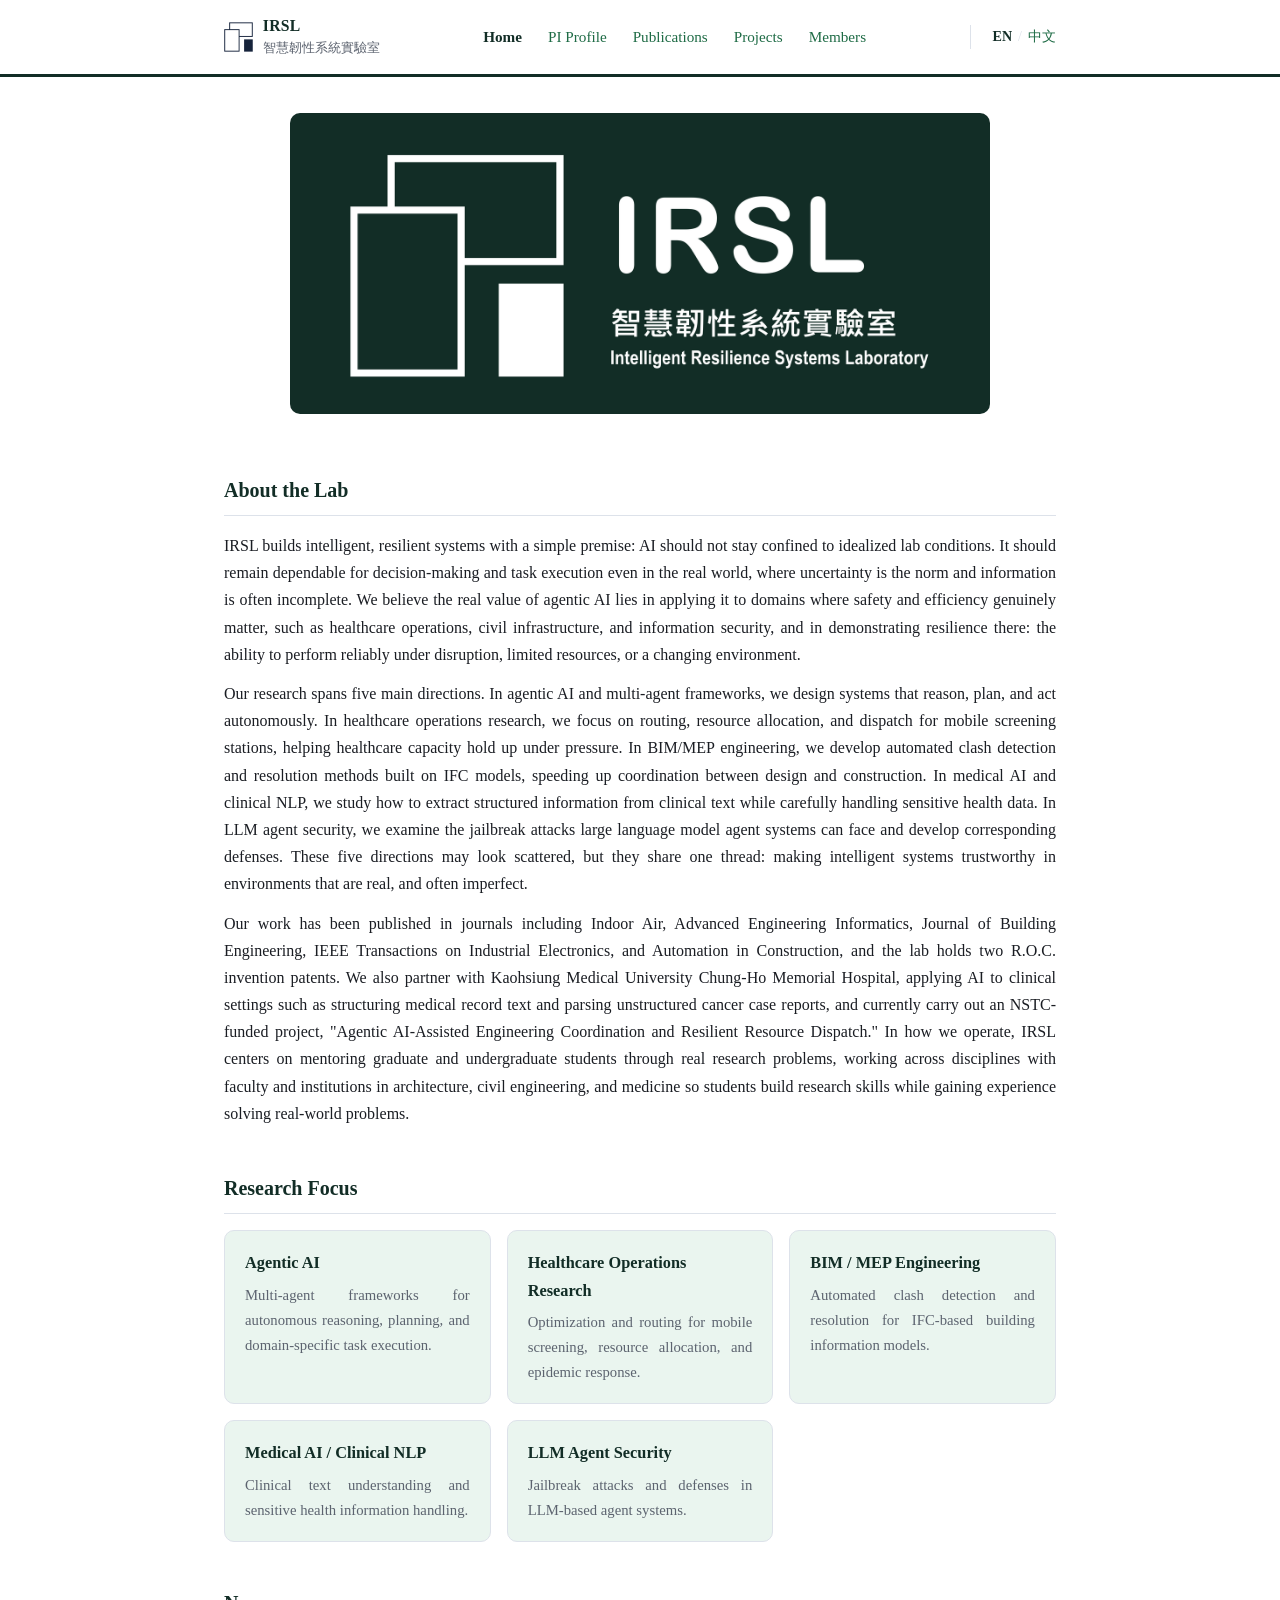
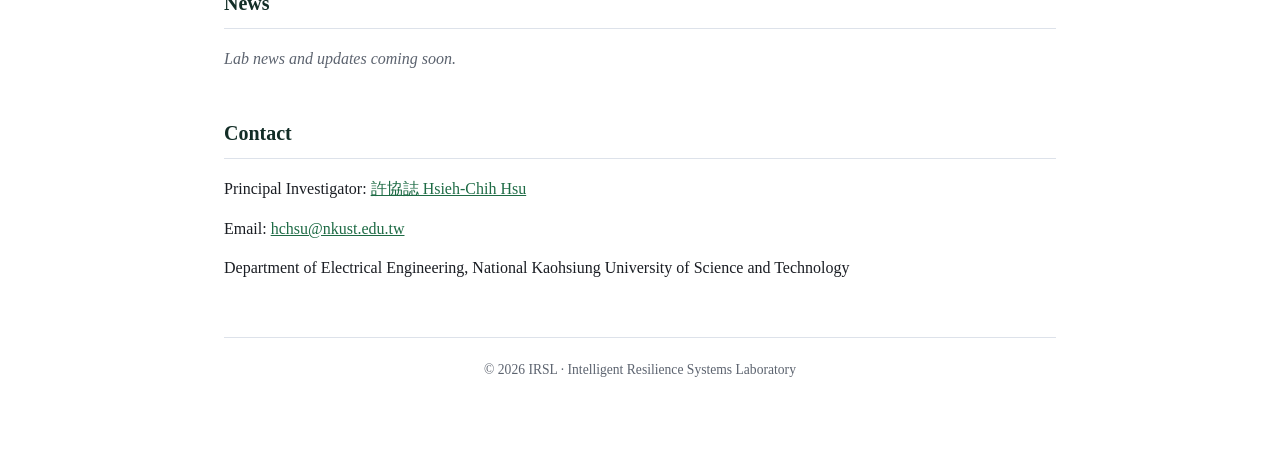
<file: index.html>
<!DOCTYPE html>
<html lang="en">
<head>
<meta charset="UTF-8">
<meta name="viewport" content="width=device-width, initial-scale=1.0">
<script>
  if (window.location.pathname !== '/') {
    history.replaceState(null, '', '/');
  }
</script>
<title>IRSL 智慧韌性系統實驗室</title>
<link rel="stylesheet" href="style.css">
<link rel="icon" type="image/png" href="favicon.png">
</head>
<body>

<div class="topnav">
  <div class="topnav-inner">
    <a class="brand" href="./">
      <img src="logo-icon.png" alt="IRSL logo" height="30">
      <span class="brand-text">
        <span class="brand-en">IRSL</span><br>
        <span class="brand-zh">智慧韌性系統實驗室</span>
      </span>
    </a>
    <div class="nav-links">
      <a href="./" class="active">Home</a>
      <a href="about">PI Profile</a>
      <a href="publications">Publications</a>
      <a href="projects">Projects</a>
      <a href="members">Members</a>
    </div>
    <div class="lang-switch">
      <span class="current">EN</span>
      <span class="sep">/</span>
      <a href="tw-index">中文</a>
    </div>
  </div>
</div>

<div class="wrap">

  <div class="page-header">
    <img src="logo-lockup-box.png" alt="IRSL · Intelligent Resilience Systems Laboratory 智慧韌性系統實驗室" style="display:block;width:100%;max-width:700px;height:auto;margin:0 auto 18px;border-radius:10px;">
    <h1 style="position:absolute;width:1px;height:1px;overflow:hidden;clip:rect(0,0,0,0);">Intelligent Resilience Systems Laboratory 智慧韌性系統實驗室</h1>
  </div>

  <section id="about-lab">
    <h2>About the Lab</h2>
    <p>
      IRSL builds intelligent, resilient systems with a simple premise: AI should not stay confined to
      idealized lab conditions. It should remain dependable for decision-making and task execution even
      in the real world, where uncertainty is the norm and information is often incomplete. We believe
      the real value of agentic AI lies in applying it to domains where safety and efficiency genuinely
      matter, such as healthcare operations, civil infrastructure, and information security, and in
      demonstrating resilience there: the ability to perform reliably under disruption, limited resources,
      or a changing environment.
    </p>
    <p>
      Our research spans five main directions. In agentic AI and multi-agent frameworks, we design
      systems that reason, plan, and act autonomously. In healthcare operations research, we focus on
      routing, resource allocation, and dispatch for mobile screening stations, helping healthcare
      capacity hold up under pressure. In BIM/MEP engineering, we develop automated clash detection and
      resolution methods built on IFC models, speeding up coordination between design and construction.
      In medical AI and clinical NLP, we study how to extract structured information from clinical text
      while carefully handling sensitive health data. In LLM agent security, we examine the jailbreak
      attacks large language model agent systems can face and develop corresponding defenses. These five
      directions may look scattered, but they share one thread: making intelligent systems trustworthy in
      environments that are real, and often imperfect.
    </p>
    <p>
      Our work has been published in journals including Indoor Air, Advanced Engineering Informatics,
      Journal of Building Engineering, IEEE Transactions on Industrial Electronics, and Automation in
      Construction, and the lab holds two R.O.C. invention patents. We also partner with Kaohsiung Medical
      University Chung-Ho Memorial Hospital, applying AI to clinical settings such as structuring medical
      record text and parsing unstructured cancer case reports, and currently carry out an NSTC-funded
      project, "Agentic AI-Assisted Engineering Coordination and Resilient Resource Dispatch." In how we
      operate, IRSL centers on mentoring graduate and undergraduate students through real research
      problems, working across disciplines with faculty and institutions in architecture, civil
      engineering, and medicine so students build research skills while gaining experience solving
      real-world problems.
    </p>
  </section>

  <section id="focus">
    <h2>Research Focus</h2>
    <div class="grid">
      <div class="card">
        <h3>Agentic AI</h3>
        <p>Multi-agent frameworks for autonomous reasoning, planning, and domain-specific task execution.</p>
      </div>
      <div class="card">
        <h3>Healthcare Operations Research</h3>
        <p>Optimization and routing for mobile screening, resource allocation, and epidemic response.</p>
      </div>
      <div class="card">
        <h3>BIM / MEP Engineering</h3>
        <p>Automated clash detection and resolution for IFC-based building information models.</p>
      </div>
      <div class="card">
        <h3>Medical AI / Clinical NLP</h3>
        <p>Clinical text understanding and sensitive health information handling.</p>
      </div>
      <div class="card">
        <h3>LLM Agent Security</h3>
        <p>Jailbreak attacks and defenses in LLM-based agent systems.</p>
      </div>
    </div>
  </section>

  <section id="news">
    <h2>News</h2>
    <p class="placeholder" style="color:var(--muted);font-style:italic;">Lab news and updates coming soon.</p>
    <!-- TODO: add dated news items here as the lab grows -->
  </section>

  <section id="contact">
    <h2>Contact</h2>
    <p>Principal Investigator: <a href="about" style="color:var(--navy-600);">許協誌 Hsieh-Chih Hsu</a></p>
    <p>Email: <a href="mailto:hchsu@nkust.edu.tw" style="color:var(--navy-600);">hchsu@nkust.edu.tw</a></p>
    <p>Department of Electrical Engineering, National Kaohsiung University of Science and Technology</p>
  </section>

  <footer>
    &copy; <span id="year"></span> IRSL · Intelligent Resilience Systems Laboratory
  </footer>
</div>

<script>document.getElementById('year').textContent = new Date().getFullYear();</script>
</body>
</html>
</file>
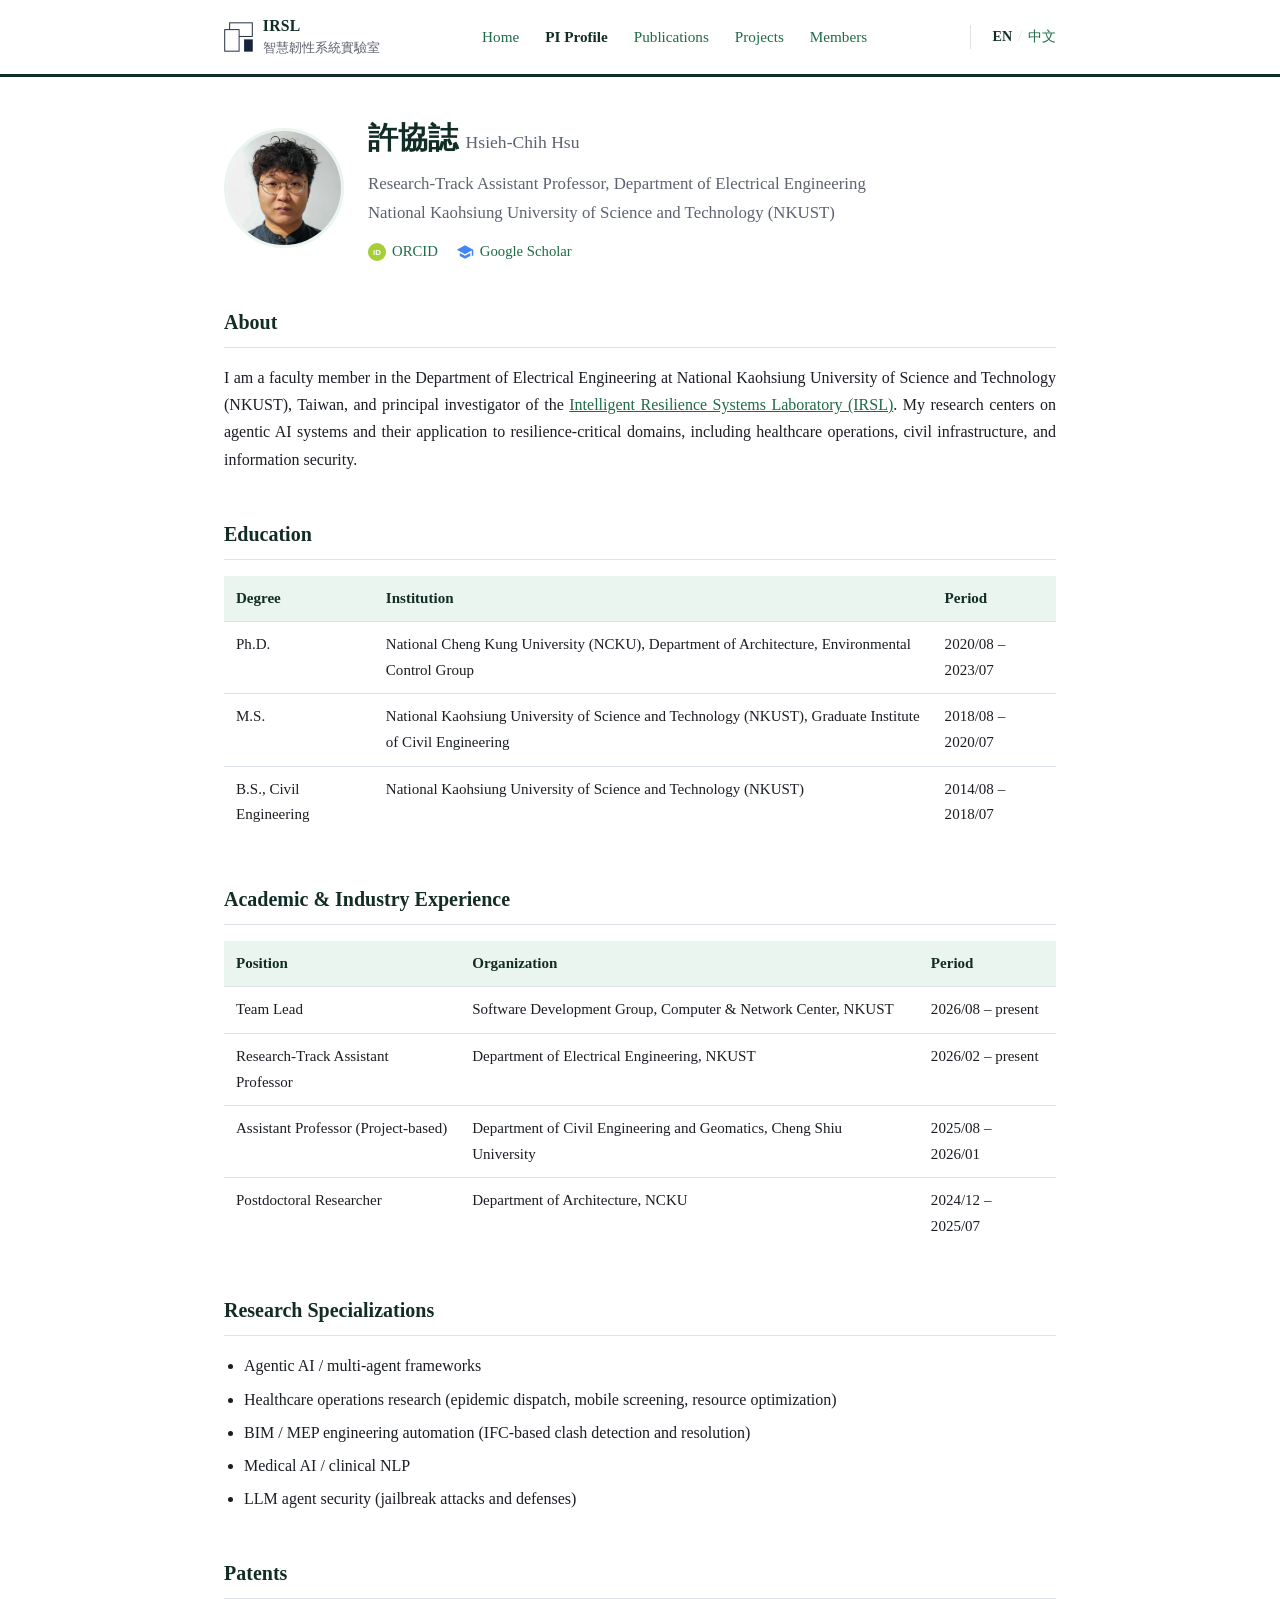
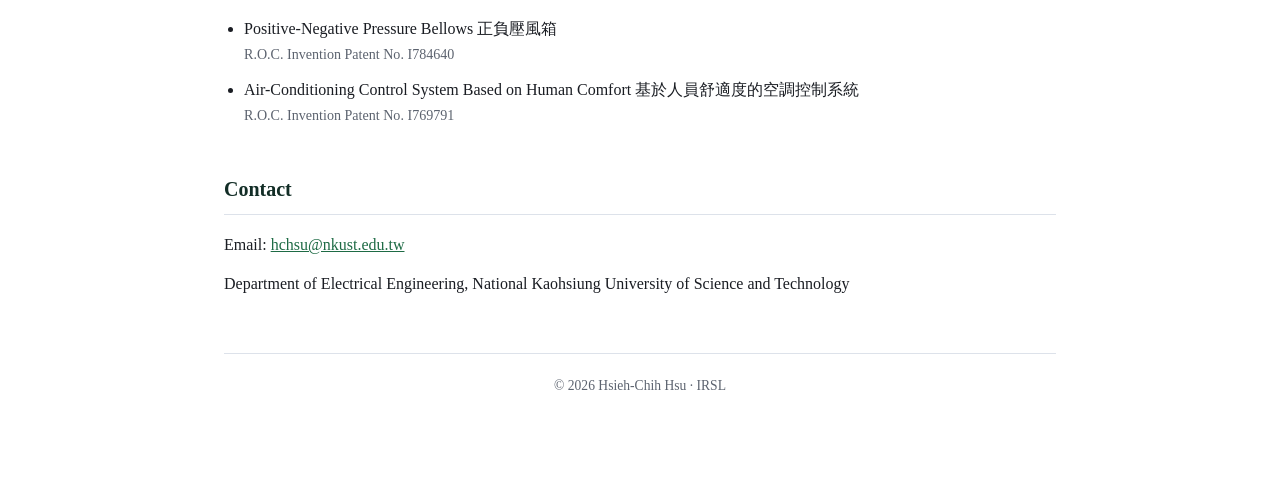
<file: about.html>
<!DOCTYPE html>
<html lang="en">
<head>
<meta charset="UTF-8">
<meta name="viewport" content="width=device-width, initial-scale=1.0">
<script>
  if (window.location.pathname !== '/') {
    history.replaceState(null, '', '/');
  }
</script>
<title>許協誌 Hsieh-Chih Hsu</title>
<link rel="stylesheet" href="style.css">
<link rel="icon" type="image/png" href="favicon.png">
</head>
<body>

<div class="topnav">
  <div class="topnav-inner">
    <a class="brand" href="./">
      <img src="logo-icon.png" alt="IRSL logo" height="30">
      <span class="brand-text">
        <span class="brand-en">IRSL</span><br>
        <span class="brand-zh">智慧韌性系統實驗室</span>
      </span>
    </a>
    <div class="nav-links">
      <a href="./">Home</a>
      <a href="about" class="active">PI Profile</a>
      <a href="publications">Publications</a>
      <a href="projects">Projects</a>
      <a href="members">Members</a>
    </div>
    <div class="lang-switch">
      <span class="current">EN</span>
      <span class="sep">/</span>
      <a href="tw-about">中文</a>
    </div>
  </div>
</div>

<div class="wrap">

  <div class="page-header">
    <div class="profile-flex">
      <img src="profile-photo.jpg" alt="許協誌 Hsieh-Chih Hsu" class="profile-photo">
      <div class="profile-text">
        <h1>許協誌 <span style="font-weight:400;color:var(--muted);font-size:1.1rem;">Hsieh-Chih Hsu</span></h1>
        <div class="subtitle">Research-Track Assistant Professor, Department of Electrical Engineering</div>
        <div class="subtitle">National Kaohsiung University of Science and Technology (NKUST)</div>
        <div class="id-links">
          <a class="id-link" href="https://orcid.org/0000-0003-2716-5991" target="_blank" rel="noopener">
            <svg width="18" height="18" viewBox="0 0 24 24"><circle cx="12" cy="12" r="12" fill="#A6CE39"/><text x="12" y="16.3" font-family="Arial, Helvetica, sans-serif" font-size="10.5" font-weight="700" fill="#ffffff" text-anchor="middle">iD</text></svg>
            ORCID
          </a>
          <a class="id-link" href="https://scholar.google.com.tw/citations?user=v7uhWYcAAAAJ&amp;hl=zh-TW" target="_blank" rel="noopener">
            <svg width="18" height="18" viewBox="0 0 24 24"><path fill="#4285F4" d="M12 3L1 9l11 6 9-4.91V17h2V9L12 3z"/><path fill="#4285F4" d="M5 13.18v4L12 21l7-3.82v-4L12 17l-7-3.82z"/></svg>
            Google Scholar
          </a>
        </div>
      </div>
    </div>
  </div>

  <section id="about">
    <h2>About</h2>
    <p>
      I am a faculty member in the Department of Electrical Engineering at
      National Kaohsiung University of Science and Technology (NKUST), Taiwan,
      and principal investigator of the <a href="./" style="color:var(--navy-600);">Intelligent Resilience Systems Laboratory (IRSL)</a>.
      My research centers on agentic AI systems and their application to
      resilience-critical domains, including healthcare operations, civil
      infrastructure, and information security.
    </p>
    <!-- TODO: expand with a longer personal bio if you'd like -->
  </section>

  <section id="education">
    <h2>Education</h2>
    <table>
      <thead><tr><th>Degree</th><th>Institution</th><th>Period</th></tr></thead>
      <tbody>
        <tr>
          <td>Ph.D.</td>
          <td>National Cheng Kung University (NCKU), Department of Architecture, Environmental Control Group</td>
          <td>2020/08 – 2023/07</td>
        </tr>
        <tr>
          <td>M.S.</td>
          <td>National Kaohsiung University of Science and Technology (NKUST), Graduate Institute of Civil Engineering</td>
          <td>2018/08 – 2020/07</td>
        </tr>
        <tr>
          <td>B.S., Civil Engineering</td>
          <td>National Kaohsiung University of Science and Technology (NKUST)</td>
          <td>2014/08 – 2018/07</td>
        </tr>
      </tbody>
    </table>
  </section>

  <section id="experience">
    <h2>Academic &amp; Industry Experience</h2>
    <table>
      <thead><tr><th>Position</th><th>Organization</th><th>Period</th></tr></thead>
      <tbody>
        <tr>
          <td>Team Lead</td>
          <td>Software Development Group, Computer &amp; Network Center, NKUST</td>
          <td>2026/08 – present</td>
        </tr>
        <tr>
          <td>Research-Track Assistant Professor</td>
          <td>Department of Electrical Engineering, NKUST</td>
          <td>2026/02 – present</td>
        </tr>
        <tr>
          <td>Assistant Professor (Project-based)</td>
          <td>Department of Civil Engineering and Geomatics, Cheng Shiu University</td>
          <td>2025/08 – 2026/01</td>
        </tr>
        <tr>
          <td>Postdoctoral Researcher</td>
          <td>Department of Architecture, NCKU</td>
          <td>2024/12 – 2025/07</td>
        </tr>
      </tbody>
    </table>
  </section>

  <section id="research">
    <h2>Research Specializations</h2>
    <ul class="research-list">
      <li>Agentic AI / multi-agent frameworks</li>
      <li>Healthcare operations research (epidemic dispatch, mobile screening, resource optimization)</li>
      <li>BIM / MEP engineering automation (IFC-based clash detection and resolution)</li>
      <li>Medical AI / clinical NLP</li>
      <li>LLM agent security (jailbreak attacks and defenses)</li>
    </ul>
  </section>

  <section id="patents">
    <h2>Patents</h2>
    <ul class="patent-list">
      <li>
        Positive-Negative Pressure Bellows 正負壓風箱
        <div class="patent-no">R.O.C. Invention Patent No. I784640</div>
      </li>
      <li>
        Air-Conditioning Control System Based on Human Comfort 基於人員舒適度的空調控制系統
        <div class="patent-no">R.O.C. Invention Patent No. I769791</div>
      </li>
    </ul>
  </section>

  <section id="contact">
    <h2>Contact</h2>
    <p>Email: <a href="mailto:hchsu@nkust.edu.tw" style="color:var(--navy-600);">hchsu@nkust.edu.tw</a></p>
    <p>Department of Electrical Engineering, National Kaohsiung University of Science and Technology</p>
  </section>

  <footer>
    &copy; <span id="year"></span> Hsieh-Chih Hsu · IRSL
  </footer>
</div>

<script>document.getElementById('year').textContent = new Date().getFullYear();</script>
</body>
</html>
</file>
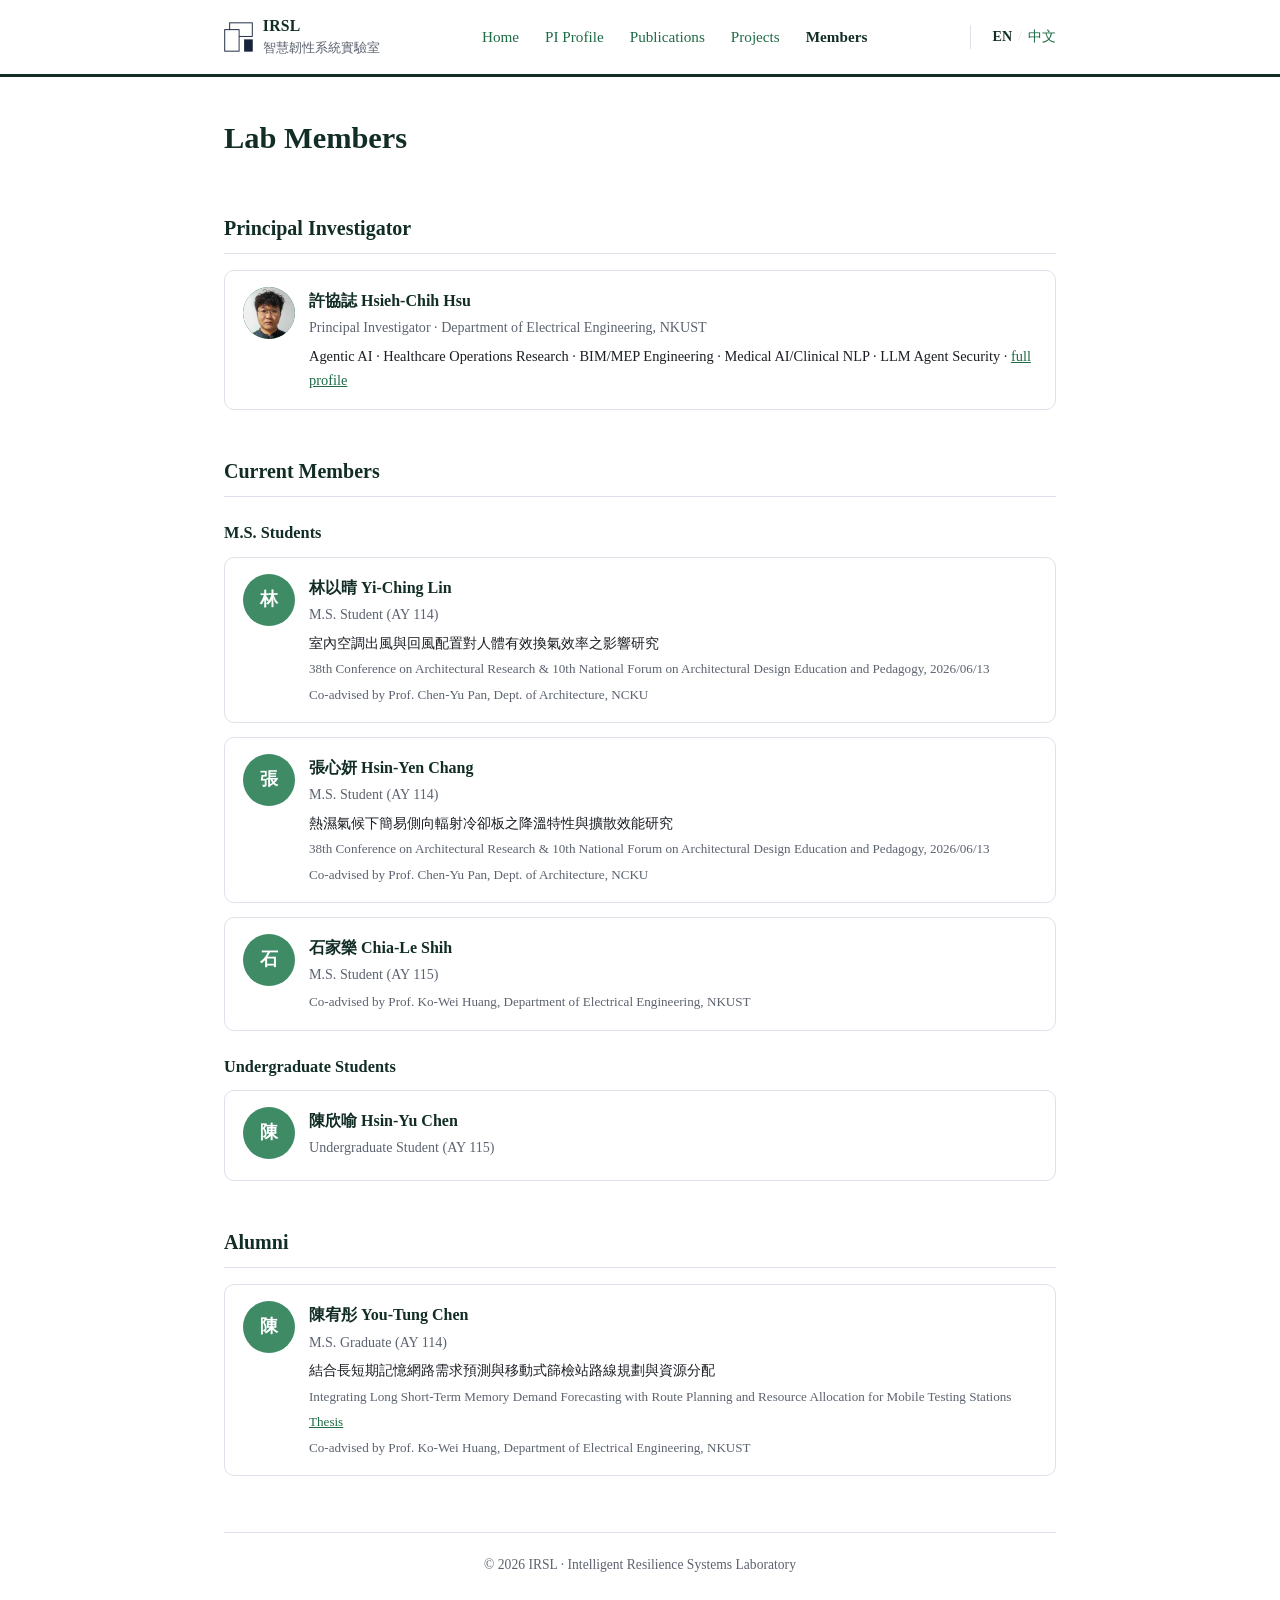
<file: members.html>
<!DOCTYPE html>
<html lang="en">
<head>
<meta charset="UTF-8">
<meta name="viewport" content="width=device-width, initial-scale=1.0">
<script>
  if (window.location.pathname !== '/') {
    history.replaceState(null, '', '/');
  }
</script>
<title>Lab Members · IRSL</title>
<link rel="stylesheet" href="style.css">
<link rel="icon" type="image/png" href="favicon.png">
</head>
<body>

<div class="topnav">
  <div class="topnav-inner">
    <a class="brand" href="./">
      <img src="logo-icon.png" alt="IRSL logo" height="30">
      <span class="brand-text">
        <span class="brand-en">IRSL</span><br>
        <span class="brand-zh">智慧韌性系統實驗室</span>
      </span>
    </a>
    <div class="nav-links">
      <a href="./">Home</a>
      <a href="about">PI Profile</a>
      <a href="publications">Publications</a>
      <a href="projects">Projects</a>
      <a href="members" class="active">Members</a>
    </div>
    <div class="lang-switch">
      <span class="current">EN</span>
      <span class="sep">/</span>
      <a href="tw-members">中文</a>
    </div>
  </div>
</div>

<div class="wrap">

  <div class="page-header">
    <h1>Lab Members</h1>
  </div>

  <section id="pi">
    <h2>Principal Investigator</h2>
    <div class="member-card">
      <div class="member-avatar"><img src="profile-photo.jpg" alt="許協誌 Hsieh-Chih Hsu"></div>
      <div class="member-info">
        <div class="member-name">許協誌 Hsieh-Chih Hsu</div>
        <div class="member-role">Principal Investigator · Department of Electrical Engineering, NKUST</div>
        <div class="member-topic">
          Agentic AI · Healthcare Operations Research · BIM/MEP Engineering · Medical AI/Clinical NLP · LLM Agent Security
          · <a href="about" style="color:var(--navy-600);">full profile</a>
        </div>
      </div>
    </div>
  </section>

  <section id="current-members">
    <h2>Current Members</h2>

    <h3 class="subhead">M.S. Students</h3>
    <div class="member-list">
      <div class="member-card">
        <div class="member-avatar">林</div>
        <div class="member-info">
          <div class="member-name">林以晴 Yi-Ching Lin</div>
          <div class="member-role">M.S. Student (AY 114)</div>
          <div class="member-topic">室內空調出風與回風配置對人體有效換氣效率之影響研究</div>
          <div class="pub-meta">38th Conference on Architectural Research &amp; 10th National Forum on Architectural Design Education and Pedagogy, 2026/06/13</div>
          <div class="pub-meta">Co-advised by Prof. Chen-Yu Pan, Dept. of Architecture, NCKU</div>
        </div>
      </div>
      <div class="member-card">
        <div class="member-avatar">張</div>
        <div class="member-info">
          <div class="member-name">張心妍 Hsin-Yen Chang</div>
          <div class="member-role">M.S. Student (AY 114)</div>
          <div class="member-topic">熱濕氣候下簡易側向輻射冷卻板之降溫特性與擴散效能研究</div>
          <div class="pub-meta">38th Conference on Architectural Research &amp; 10th National Forum on Architectural Design Education and Pedagogy, 2026/06/13</div>
          <div class="pub-meta">Co-advised by Prof. Chen-Yu Pan, Dept. of Architecture, NCKU</div>
        </div>
      </div>
      <div class="member-card">
        <div class="member-avatar">石</div>
        <div class="member-info">
          <div class="member-name">石家樂 Chia-Le Shih</div>
          <div class="member-role">M.S. Student (AY 115)</div>
          <div class="pub-meta">Co-advised by Prof. Ko-Wei Huang, Department of Electrical Engineering, NKUST</div>
        </div>
      </div>
    </div>

    <h3 class="subhead">Undergraduate Students</h3>
    <div class="member-list">
      <div class="member-card">
        <div class="member-avatar">陳</div>
        <div class="member-info">
          <div class="member-name">陳欣喻 Hsin-Yu Chen</div>
          <div class="member-role">Undergraduate Student (AY 115)</div>
        </div>
      </div>
    </div>
  </section>

  <section id="alumni">
    <h2>Alumni</h2>
    <div class="member-list">
      <div class="member-card">
        <div class="member-avatar">陳</div>
        <div class="member-info">
          <div class="member-name">陳宥彤 You-Tung Chen</div>
          <div class="member-role">M.S. Graduate (AY 114)</div>
          <div class="member-topic">結合長短期記憶網路需求預測與移動式篩檢站路線規劃與資源分配</div>
          <div class="pub-meta">Integrating Long Short-Term Memory Demand Forecasting with Route Planning and Resource Allocation for Mobile Testing Stations</div>
          <div class="pub-meta"><a href="https://hdl.handle.net/11296/5me7uc" target="_blank" rel="noopener" style="color:var(--navy-600);">Thesis</a></div>
          <div class="pub-meta">Co-advised by Prof. Ko-Wei Huang, Department of Electrical Engineering, NKUST</div>
        </div>
      </div>
    </div>
  </section>

  <footer>
    &copy; <span id="year"></span> IRSL · Intelligent Resilience Systems Laboratory
  </footer>
</div>

<script>document.getElementById('year').textContent = new Date().getFullYear();</script>
</body>
</html>
</file>
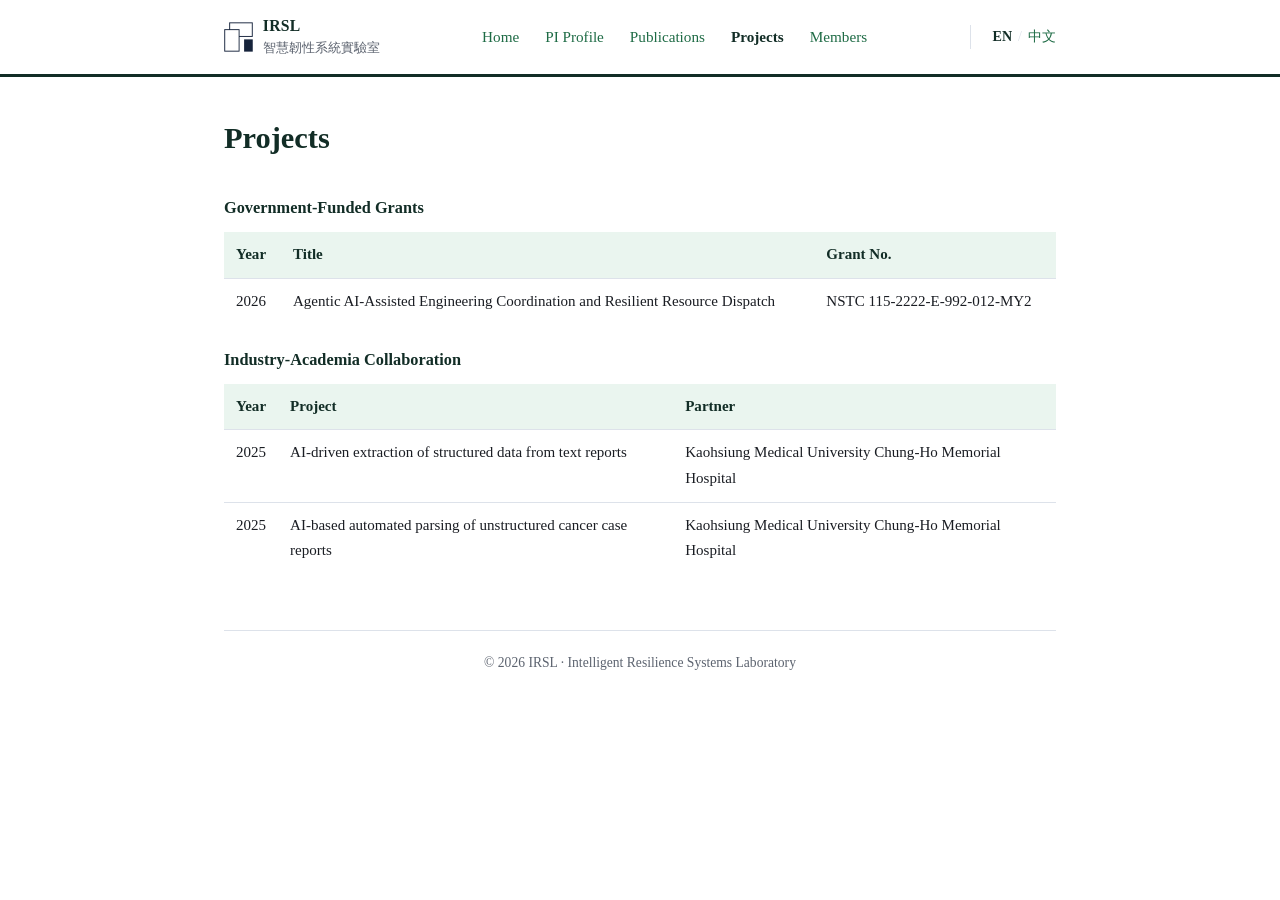
<file: projects.html>
<!DOCTYPE html>
<html lang="en">
<head>
<meta charset="UTF-8">
<meta name="viewport" content="width=device-width, initial-scale=1.0">
<script>
  if (window.location.pathname !== '/') {
    history.replaceState(null, '', '/');
  }
</script>
<title>Projects · IRSL</title>
<link rel="stylesheet" href="style.css">
<link rel="icon" type="image/png" href="favicon.png">
</head>
<body>

<div class="topnav">
  <div class="topnav-inner">
    <a class="brand" href="./">
      <img src="logo-icon.png" alt="IRSL logo" height="30">
      <span class="brand-text">
        <span class="brand-en">IRSL</span><br>
        <span class="brand-zh">智慧韌性系統實驗室</span>
      </span>
    </a>
    <div class="nav-links">
      <a href="./">Home</a>
      <a href="about">PI Profile</a>
      <a href="publications">Publications</a>
      <a href="projects" class="active">Projects</a>
      <a href="members">Members</a>
    </div>
    <div class="lang-switch">
      <span class="current">EN</span>
      <span class="sep">/</span>
      <a href="tw-projects">中文</a>
    </div>
  </div>
</div>

<div class="wrap">

  <div class="page-header">
    <h1>Projects</h1>
  </div>

  <section id="projects">
    <h3 class="subhead">Government-Funded Grants</h3>
    <table>
      <thead><tr><th>Year</th><th>Title</th><th>Grant No.</th></tr></thead>
      <tbody>
        <tr>
          <td>2026</td>
          <td>Agentic AI-Assisted Engineering Coordination and Resilient Resource Dispatch</td>
          <td>NSTC 115-2222-E-992-012-MY2</td>
        </tr>
      </tbody>
    </table>

    <h3 class="subhead">Industry-Academia Collaboration</h3>
    <table>
      <thead><tr><th>Year</th><th>Project</th><th>Partner</th></tr></thead>
      <tbody>
        <tr>
          <td>2025</td>
          <td>AI-driven extraction of structured data from text reports</td>
          <td>Kaohsiung Medical University Chung-Ho Memorial Hospital</td>
        </tr>
        <tr>
          <td>2025</td>
          <td>AI-based automated parsing of unstructured cancer case reports</td>
          <td>Kaohsiung Medical University Chung-Ho Memorial Hospital</td>
        </tr>
      </tbody>
    </table>
  </section>

  <footer>
    &copy; <span id="year"></span> IRSL · Intelligent Resilience Systems Laboratory
  </footer>
</div>

<script>document.getElementById('year').textContent = new Date().getFullYear();</script>
</body>
</html>
</file>
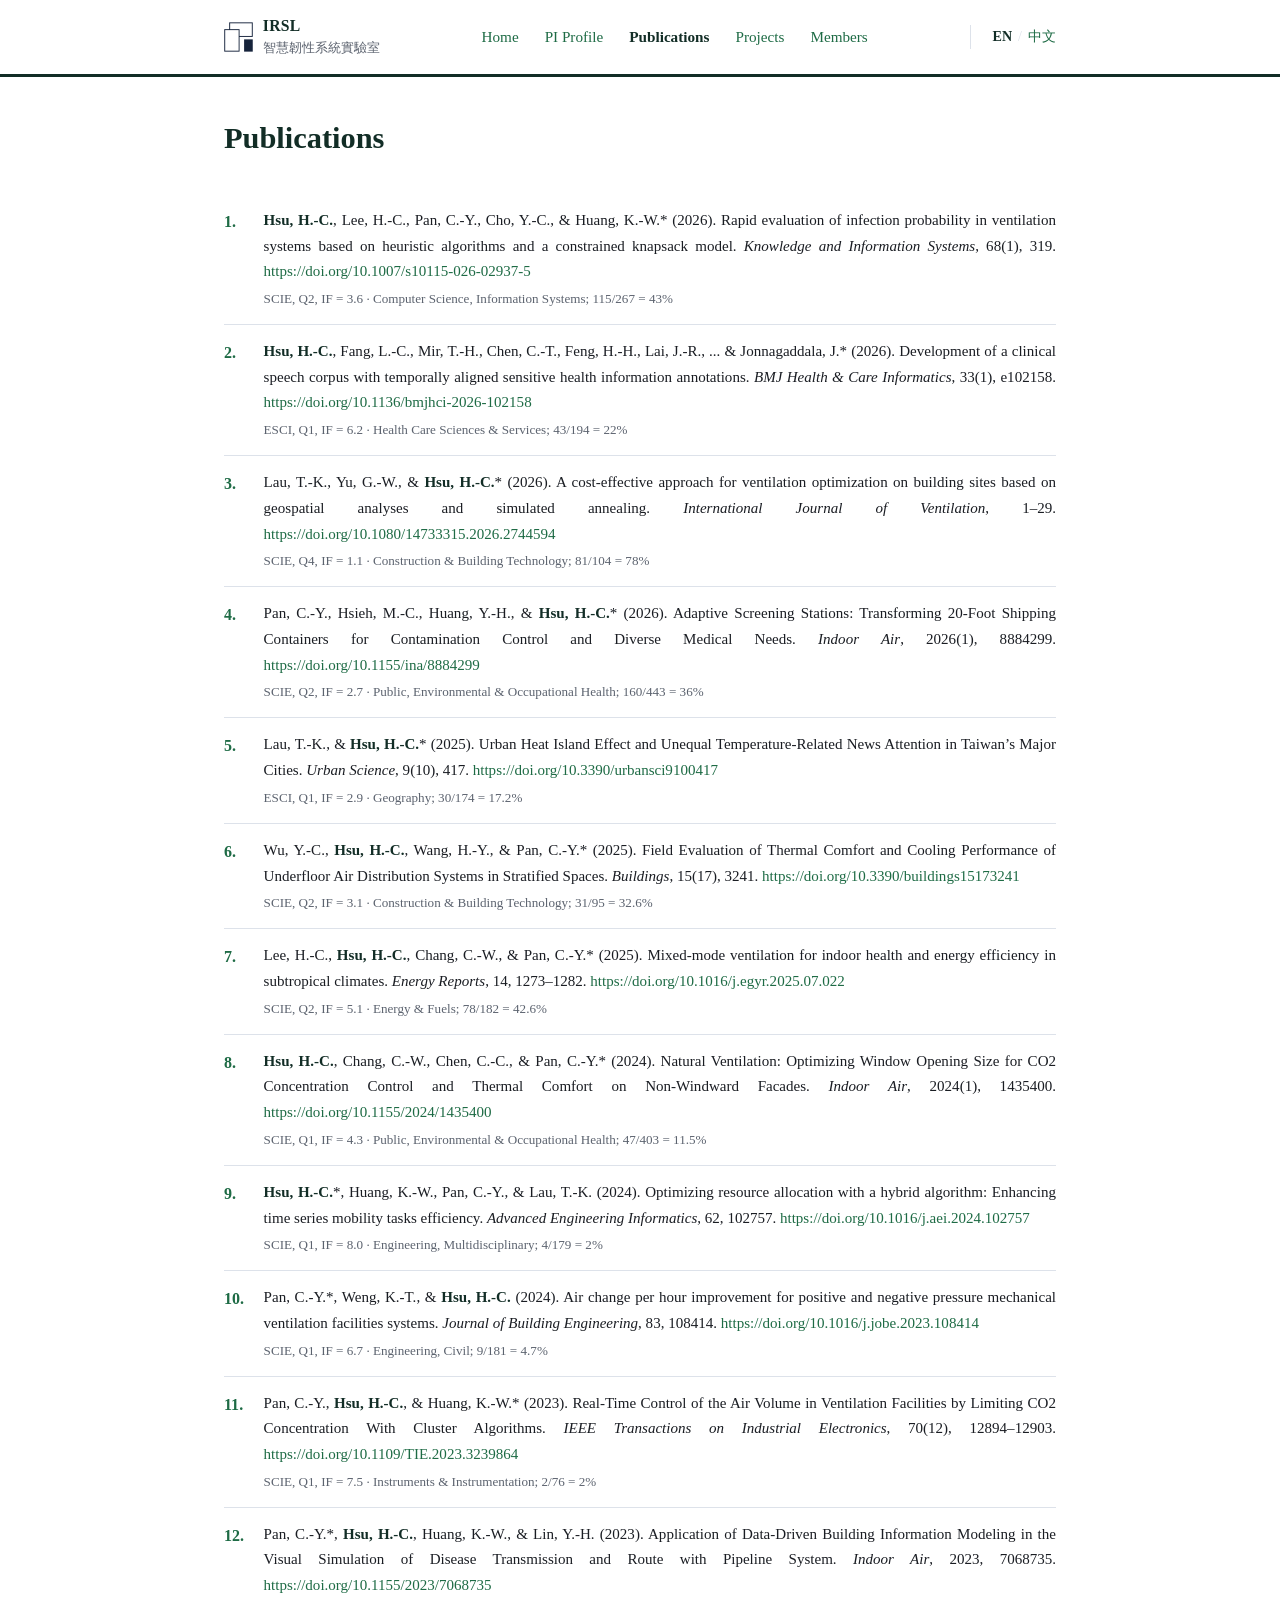
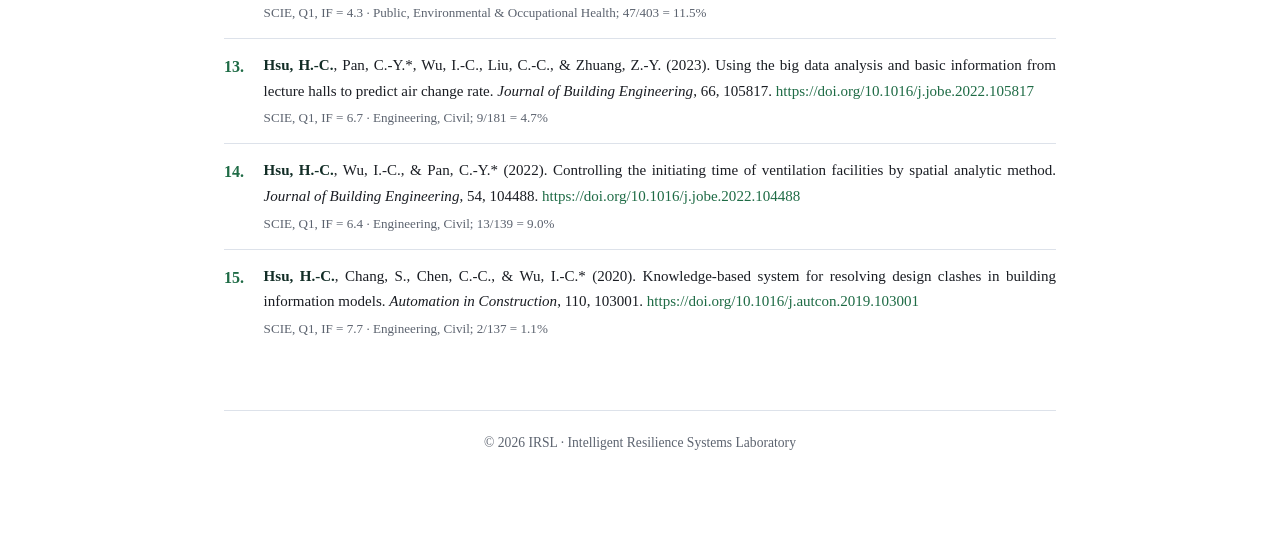
<file: publications.html>
<!DOCTYPE html>
<html lang="en">
<head>
<meta charset="UTF-8">
<meta name="viewport" content="width=device-width, initial-scale=1.0">
<script>
  if (window.location.pathname !== '/') {
    history.replaceState(null, '', '/');
  }
</script>
<title>Publications · IRSL</title>
<link rel="stylesheet" href="style.css">
<link rel="icon" type="image/png" href="favicon.png">
</head>
<body>

<div class="topnav">
  <div class="topnav-inner">
    <a class="brand" href="./">
      <img src="logo-icon.png" alt="IRSL logo" height="30">
      <span class="brand-text">
        <span class="brand-en">IRSL</span><br>
        <span class="brand-zh">智慧韌性系統實驗室</span>
      </span>
    </a>
    <div class="nav-links">
      <a href="./">Home</a>
      <a href="about">PI Profile</a>
      <a href="publications" class="active">Publications</a>
      <a href="projects">Projects</a>
      <a href="members">Members</a>
    </div>
    <div class="lang-switch">
      <span class="current">EN</span>
      <span class="sep">/</span>
      <a href="tw-publications">中文</a>
    </div>
  </div>
</div>

<div class="wrap">

  <div class="page-header">
    <h1>Publications</h1>
  </div>

  <section id="publications">
    <ol class="pub-list">
      <li class="pub-item">
        <div class="pub-body">
          <p class="pub-cite">
            <span class="pub-authors"><strong>Hsu, H.-C.</strong>, Lee, H.-C., Pan, C.-Y., Cho, Y.-C., &amp; Huang, K.-W.*</span> (2026). Rapid evaluation of infection probability in ventilation systems based on heuristic algorithms and a constrained knapsack model.
            <span class="pub-venue">Knowledge and Information Systems</span>, 68(1), 319.
            <a href="https://doi.org/10.1007/s10115-026-02937-5" target="_blank" rel="noopener">https://doi.org/10.1007/s10115-026-02937-5</a>
          </p>
          <div class="pub-meta">SCIE, Q2, IF = 3.6 · Computer Science, Information Systems; 115/267 = 43%</div>
        </div>
      </li>
      <li class="pub-item">
        <div class="pub-body">
          <p class="pub-cite">
            <span class="pub-authors"><strong>Hsu, H.-C.</strong>, Fang, L.-C., Mir, T.-H., Chen, C.-T., Feng, H.-H., Lai, J.-R., ... &amp; Jonnagaddala, J.*</span> (2026). Development of a clinical speech corpus with temporally aligned sensitive health information annotations.
            <span class="pub-venue">BMJ Health &amp; Care Informatics</span>, 33(1), e102158.
            <a href="https://doi.org/10.1136/bmjhci-2026-102158" target="_blank" rel="noopener">https://doi.org/10.1136/bmjhci-2026-102158</a>
          </p>
          <div class="pub-meta">ESCI, Q1, IF = 6.2 · Health Care Sciences &amp; Services; 43/194 = 22%</div>
        </div>
      </li>
      <li class="pub-item">
        <div class="pub-body">
          <p class="pub-cite">
            <span class="pub-authors">Lau, T.-K., Yu, G.-W., &amp; <strong>Hsu, H.-C.</strong>*</span> (2026). A cost-effective approach for ventilation optimization on building sites based on geospatial analyses and simulated annealing.
            <span class="pub-venue">International Journal of Ventilation</span>, 1&ndash;29.
            <a href="https://doi.org/10.1080/14733315.2026.2744594" target="_blank" rel="noopener">https://doi.org/10.1080/14733315.2026.2744594</a>
          </p>
          <div class="pub-meta">SCIE, Q4, IF = 1.1 · Construction &amp; Building Technology; 81/104 = 78%</div>
        </div>
      </li>
      <li class="pub-item">
        <div class="pub-body">
          <p class="pub-cite">
            <span class="pub-authors">Pan, C.-Y., Hsieh, M.-C., Huang, Y.-H., &amp; <strong>Hsu, H.-C.</strong>*</span> (2026). Adaptive Screening Stations: Transforming 20-Foot Shipping Containers for Contamination Control and Diverse Medical Needs.
            <span class="pub-venue">Indoor Air</span>, 2026(1), 8884299.
            <a href="https://doi.org/10.1155/ina/8884299" target="_blank" rel="noopener">https://doi.org/10.1155/ina/8884299</a>
          </p>
          <div class="pub-meta">SCIE, Q2, IF = 2.7 · Public, Environmental &amp; Occupational Health; 160/443 = 36%</div>
        </div>
      </li>
      <li class="pub-item">
        <div class="pub-body">
          <p class="pub-cite">
            <span class="pub-authors">Lau, T.-K., &amp; <strong>Hsu, H.-C.</strong>*</span> (2025). Urban Heat Island Effect and Unequal Temperature-Related News Attention in Taiwan&rsquo;s Major Cities.
            <span class="pub-venue">Urban Science</span>, 9(10), 417.
            <a href="https://doi.org/10.3390/urbansci9100417" target="_blank" rel="noopener">https://doi.org/10.3390/urbansci9100417</a>
          </p>
          <div class="pub-meta">ESCI, Q1, IF = 2.9 · Geography; 30/174 = 17.2%</div>
        </div>
      </li>
      <li class="pub-item">
        <div class="pub-body">
          <p class="pub-cite">
            <span class="pub-authors">Wu, Y.-C., <strong>Hsu, H.-C.</strong>, Wang, H.-Y., &amp; Pan, C.-Y.*</span> (2025). Field Evaluation of Thermal Comfort and Cooling Performance of Underfloor Air Distribution Systems in Stratified Spaces.
            <span class="pub-venue">Buildings</span>, 15(17), 3241.
            <a href="https://doi.org/10.3390/buildings15173241" target="_blank" rel="noopener">https://doi.org/10.3390/buildings15173241</a>
          </p>
          <div class="pub-meta">SCIE, Q2, IF = 3.1 · Construction &amp; Building Technology; 31/95 = 32.6%</div>
        </div>
      </li>
      <li class="pub-item">
        <div class="pub-body">
          <p class="pub-cite">
            <span class="pub-authors">Lee, H.-C., <strong>Hsu, H.-C.</strong>, Chang, C.-W., &amp; Pan, C.-Y.*</span> (2025). Mixed-mode ventilation for indoor health and energy efficiency in subtropical climates.
            <span class="pub-venue">Energy Reports</span>, 14, 1273&ndash;1282.
            <a href="https://doi.org/10.1016/j.egyr.2025.07.022" target="_blank" rel="noopener">https://doi.org/10.1016/j.egyr.2025.07.022</a>
          </p>
          <div class="pub-meta">SCIE, Q2, IF = 5.1 · Energy &amp; Fuels; 78/182 = 42.6%</div>
        </div>
      </li>
      <li class="pub-item">
        <div class="pub-body">
          <p class="pub-cite">
            <span class="pub-authors"><strong>Hsu, H.-C.</strong>, Chang, C.-W., Chen, C.-C., &amp; Pan, C.-Y.*</span> (2024). Natural Ventilation: Optimizing Window Opening Size for CO2 Concentration Control and Thermal Comfort on Non-Windward Facades.
            <span class="pub-venue">Indoor Air</span>, 2024(1), 1435400.
            <a href="https://doi.org/10.1155/2024/1435400" target="_blank" rel="noopener">https://doi.org/10.1155/2024/1435400</a>
          </p>
          <div class="pub-meta">SCIE, Q1, IF = 4.3 · Public, Environmental &amp; Occupational Health; 47/403 = 11.5%</div>
        </div>
      </li>
      <li class="pub-item">
        <div class="pub-body">
          <p class="pub-cite">
            <span class="pub-authors"><strong>Hsu, H.-C.</strong>*, Huang, K.-W., Pan, C.-Y., &amp; Lau, T.-K.</span> (2024). Optimizing resource allocation with a hybrid algorithm: Enhancing time series mobility tasks efficiency.
            <span class="pub-venue">Advanced Engineering Informatics</span>, 62, 102757.
            <a href="https://doi.org/10.1016/j.aei.2024.102757" target="_blank" rel="noopener">https://doi.org/10.1016/j.aei.2024.102757</a>
          </p>
          <div class="pub-meta">SCIE, Q1, IF = 8.0 · Engineering, Multidisciplinary; 4/179 = 2%</div>
        </div>
      </li>
      <li class="pub-item">
        <div class="pub-body">
          <p class="pub-cite">
            <span class="pub-authors">Pan, C.-Y.*, Weng, K.-T., &amp; <strong>Hsu, H.-C.</strong></span> (2024). Air change per hour improvement for positive and negative pressure mechanical ventilation facilities systems.
            <span class="pub-venue">Journal of Building Engineering</span>, 83, 108414.
            <a href="https://doi.org/10.1016/j.jobe.2023.108414" target="_blank" rel="noopener">https://doi.org/10.1016/j.jobe.2023.108414</a>
          </p>
          <div class="pub-meta">SCIE, Q1, IF = 6.7 · Engineering, Civil; 9/181 = 4.7%</div>
        </div>
      </li>
      <li class="pub-item">
        <div class="pub-body">
          <p class="pub-cite">
            <span class="pub-authors">Pan, C.-Y., <strong>Hsu, H.-C.</strong>, &amp; Huang, K.-W.*</span> (2023). Real-Time Control of the Air Volume in Ventilation Facilities by Limiting CO2 Concentration With Cluster Algorithms.
            <span class="pub-venue">IEEE Transactions on Industrial Electronics</span>, 70(12), 12894&ndash;12903.
            <a href="https://doi.org/10.1109/TIE.2023.3239864" target="_blank" rel="noopener">https://doi.org/10.1109/TIE.2023.3239864</a>
          </p>
          <div class="pub-meta">SCIE, Q1, IF = 7.5 · Instruments &amp; Instrumentation; 2/76 = 2%</div>
        </div>
      </li>
      <li class="pub-item">
        <div class="pub-body">
          <p class="pub-cite">
            <span class="pub-authors">Pan, C.-Y.*, <strong>Hsu, H.-C.</strong>, Huang, K.-W., &amp; Lin, Y.-H.</span> (2023). Application of Data-Driven Building Information Modeling in the Visual Simulation of Disease Transmission and Route with Pipeline System.
            <span class="pub-venue">Indoor Air</span>, 2023, 7068735.
            <a href="https://doi.org/10.1155/2023/7068735" target="_blank" rel="noopener">https://doi.org/10.1155/2023/7068735</a>
          </p>
          <div class="pub-meta">SCIE, Q1, IF = 4.3 · Public, Environmental &amp; Occupational Health; 47/403 = 11.5%</div>
        </div>
      </li>
      <li class="pub-item">
        <div class="pub-body">
          <p class="pub-cite">
            <span class="pub-authors"><strong>Hsu, H.-C.</strong>, Pan, C.-Y.*, Wu, I.-C., Liu, C.-C., &amp; Zhuang, Z.-Y.</span> (2023). Using the big data analysis and basic information from lecture halls to predict air change rate.
            <span class="pub-venue">Journal of Building Engineering</span>, 66, 105817.
            <a href="https://doi.org/10.1016/j.jobe.2022.105817" target="_blank" rel="noopener">https://doi.org/10.1016/j.jobe.2022.105817</a>
          </p>
          <div class="pub-meta">SCIE, Q1, IF = 6.7 · Engineering, Civil; 9/181 = 4.7%</div>
        </div>
      </li>
      <li class="pub-item">
        <div class="pub-body">
          <p class="pub-cite">
            <span class="pub-authors"><strong>Hsu, H.-C.</strong>, Wu, I.-C., &amp; Pan, C.-Y.*</span> (2022). Controlling the initiating time of ventilation facilities by spatial analytic method.
            <span class="pub-venue">Journal of Building Engineering</span>, 54, 104488.
            <a href="https://doi.org/10.1016/j.jobe.2022.104488" target="_blank" rel="noopener">https://doi.org/10.1016/j.jobe.2022.104488</a>
          </p>
          <div class="pub-meta">SCIE, Q1, IF = 6.4 · Engineering, Civil; 13/139 = 9.0%</div>
        </div>
      </li>
      <li class="pub-item">
        <div class="pub-body">
          <p class="pub-cite">
            <span class="pub-authors"><strong>Hsu, H.-C.</strong>, Chang, S., Chen, C.-C., &amp; Wu, I.-C.*</span> (2020). Knowledge-based system for resolving design clashes in building information models.
            <span class="pub-venue">Automation in Construction</span>, 110, 103001.
            <a href="https://doi.org/10.1016/j.autcon.2019.103001" target="_blank" rel="noopener">https://doi.org/10.1016/j.autcon.2019.103001</a>
          </p>
          <div class="pub-meta">SCIE, Q1, IF = 7.7 · Engineering, Civil; 2/137 = 1.1%</div>
        </div>
      </li>
    </ol>
  </section>

  <footer>
    &copy; <span id="year"></span> IRSL · Intelligent Resilience Systems Laboratory
  </footer>
</div>

<script>document.getElementById('year').textContent = new Date().getFullYear();</script>
</body>
</html>
</file>
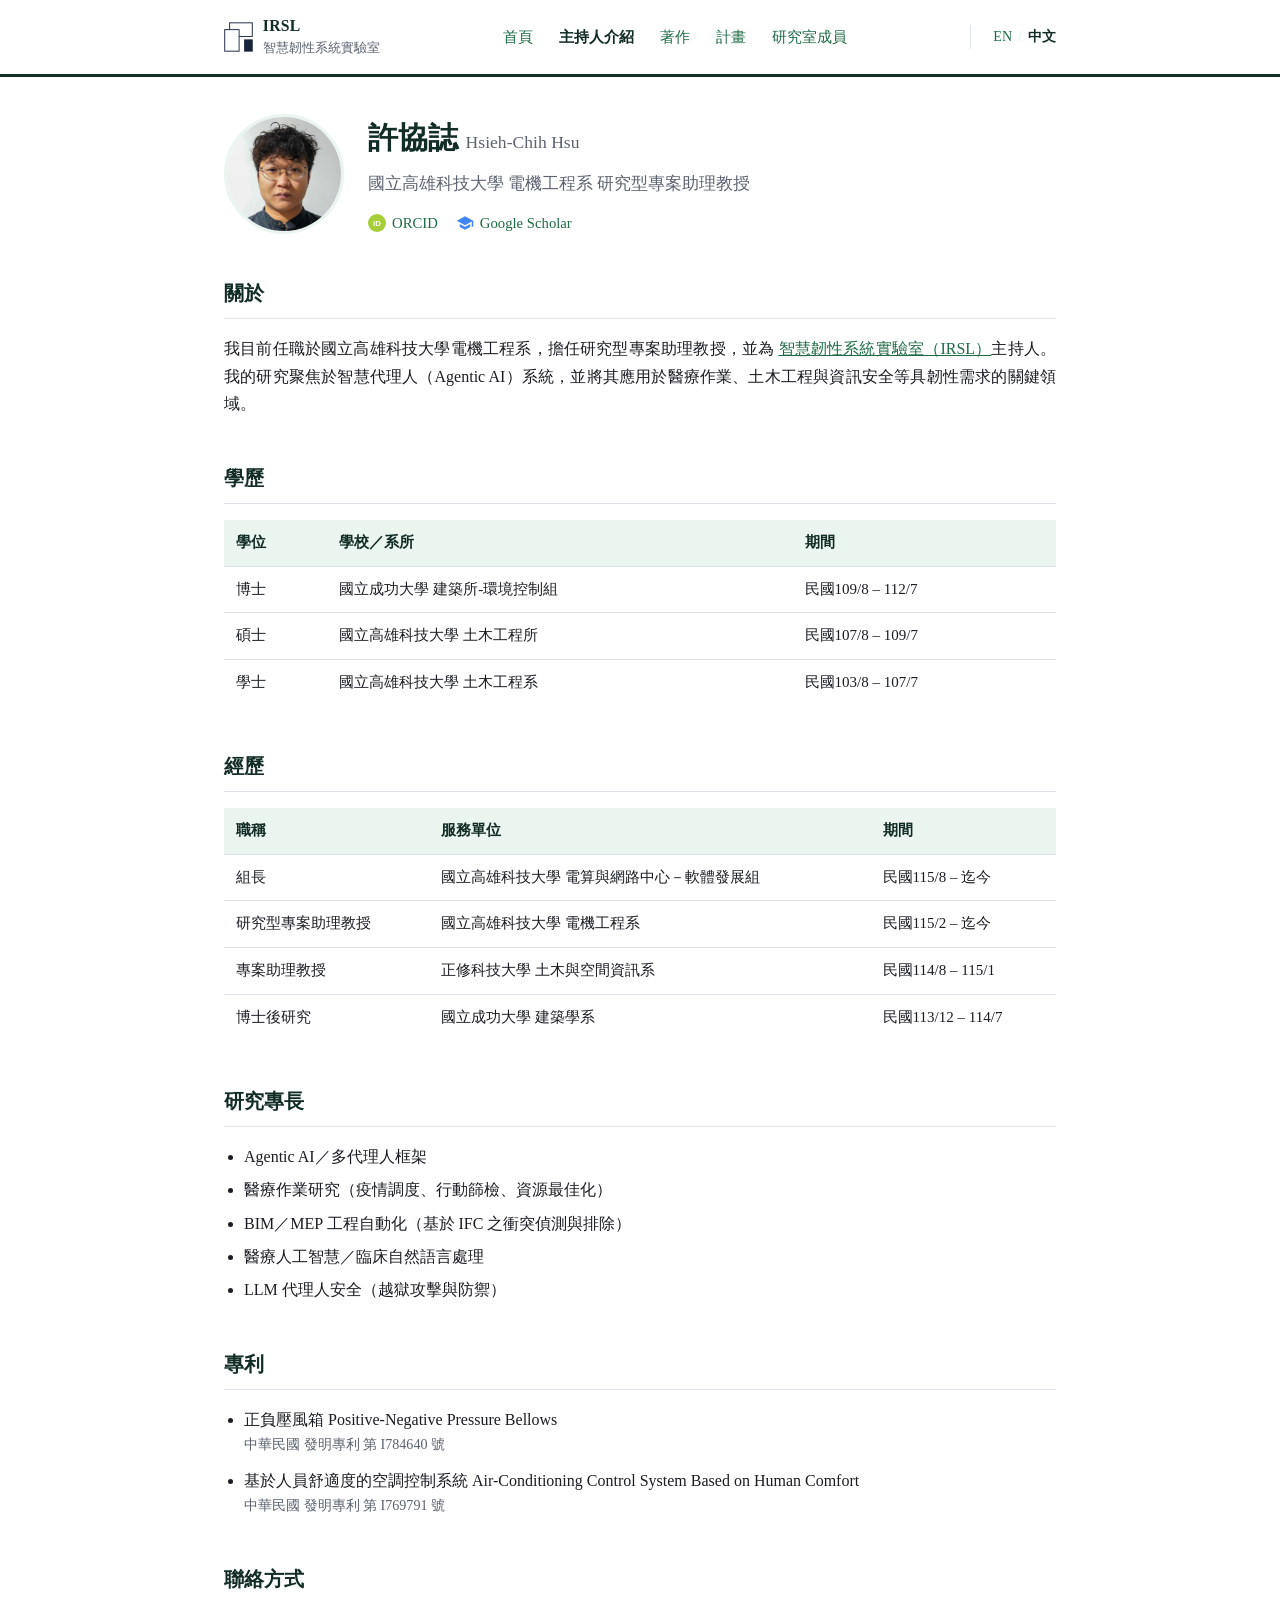
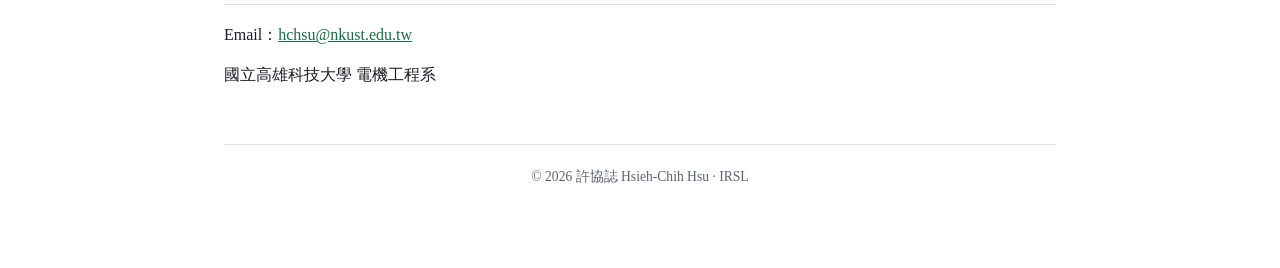
<file: tw-about.html>
<!DOCTYPE html>
<html lang="zh-Hant">
<head>
<meta charset="UTF-8">
<meta name="viewport" content="width=device-width, initial-scale=1.0">
<script>
  if (window.location.pathname !== '/') {
    history.replaceState(null, '', '/');
  }
</script>
<title>許協誌 Hsieh-Chih Hsu</title>
<link rel="stylesheet" href="style.css">
<link rel="icon" type="image/png" href="favicon.png">
</head>
<body>

<div class="topnav">
  <div class="topnav-inner">
    <a class="brand" href="tw-index">
      <img src="logo-icon.png" alt="IRSL logo" height="30">
      <span class="brand-text">
        <span class="brand-en">IRSL</span><br>
        <span class="brand-zh">智慧韌性系統實驗室</span>
      </span>
    </a>
    <div class="nav-links">
      <a href="tw-index">首頁</a>
      <a href="tw-about" class="active">主持人介紹</a>
      <a href="tw-publications">著作</a>
      <a href="tw-projects">計畫</a>
      <a href="tw-members">研究室成員</a>
    </div>
    <div class="lang-switch">
      <a href="about">EN</a>
      <span class="sep">/</span>
      <span class="current">中文</span>
    </div>
  </div>
</div>

<div class="wrap">

  <div class="page-header">
    <div class="profile-flex">
      <img src="profile-photo.jpg" alt="許協誌 Hsieh-Chih Hsu" class="profile-photo">
      <div class="profile-text">
        <h1>許協誌 <span style="font-weight:400;color:var(--muted);font-size:1.1rem;">Hsieh-Chih Hsu</span></h1>
        <div class="subtitle">國立高雄科技大學 電機工程系 研究型專案助理教授</div>
        <div class="id-links">
          <a class="id-link" href="https://orcid.org/0000-0003-2716-5991" target="_blank" rel="noopener">
            <svg width="18" height="18" viewBox="0 0 24 24"><circle cx="12" cy="12" r="12" fill="#A6CE39"/><text x="12" y="16.3" font-family="Arial, Helvetica, sans-serif" font-size="10.5" font-weight="700" fill="#ffffff" text-anchor="middle">iD</text></svg>
            ORCID
          </a>
          <a class="id-link" href="https://scholar.google.com.tw/citations?user=v7uhWYcAAAAJ&amp;hl=zh-TW" target="_blank" rel="noopener">
            <svg width="18" height="18" viewBox="0 0 24 24"><path fill="#4285F4" d="M12 3L1 9l11 6 9-4.91V17h2V9L12 3z"/><path fill="#4285F4" d="M5 13.18v4L12 21l7-3.82v-4L12 17l-7-3.82z"/></svg>
            Google Scholar
          </a>
        </div>
      </div>
    </div>
  </div>

  <section id="about">
    <h2>關於</h2>
    <p>
      我目前任職於國立高雄科技大學電機工程系，擔任研究型專案助理教授，並為
      <a href="tw-index" style="color:var(--navy-600);">智慧韌性系統實驗室（IRSL）</a>主持人。
      我的研究聚焦於智慧代理人（Agentic AI）系統，並將其應用於醫療作業、土木工程與資訊安全等具韌性需求的關鍵領域。
    </p>
    <!-- TODO: 如需要可在此補充更完整的個人簡介 -->
  </section>

  <section id="education">
    <h2>學歷</h2>
    <table>
      <thead><tr><th>學位</th><th>學校／系所</th><th>期間</th></tr></thead>
      <tbody>
        <tr>
          <td>博士</td>
          <td>國立成功大學 建築所-環境控制組</td>
          <td>民國109/8 – 112/7</td>
        </tr>
        <tr>
          <td>碩士</td>
          <td>國立高雄科技大學 土木工程所</td>
          <td>民國107/8 – 109/7</td>
        </tr>
        <tr>
          <td>學士</td>
          <td>國立高雄科技大學 土木工程系</td>
          <td>民國103/8 – 107/7</td>
        </tr>
      </tbody>
    </table>
  </section>

  <section id="experience">
    <h2>經歷</h2>
    <table>
      <thead><tr><th>職稱</th><th>服務單位</th><th>期間</th></tr></thead>
      <tbody>
        <tr>
          <td>組長</td>
          <td>國立高雄科技大學 電算與網路中心－軟體發展組</td>
          <td>民國115/8 – 迄今</td>
        </tr>
        <tr>
          <td>研究型專案助理教授</td>
          <td>國立高雄科技大學 電機工程系</td>
          <td>民國115/2 – 迄今</td>
        </tr>
        <tr>
          <td>專案助理教授</td>
          <td>正修科技大學 土木與空間資訊系</td>
          <td>民國114/8 – 115/1</td>
        </tr>
        <tr>
          <td>博士後研究</td>
          <td>國立成功大學 建築學系</td>
          <td>民國113/12 – 114/7</td>
        </tr>
      </tbody>
    </table>
  </section>

  <section id="research">
    <h2>研究專長</h2>
    <ul class="research-list">
      <li>Agentic AI／多代理人框架</li>
      <li>醫療作業研究（疫情調度、行動篩檢、資源最佳化）</li>
      <li>BIM／MEP 工程自動化（基於 IFC 之衝突偵測與排除）</li>
      <li>醫療人工智慧／臨床自然語言處理</li>
      <li>LLM 代理人安全（越獄攻擊與防禦）</li>
    </ul>
  </section>

  <section id="patents">
    <h2>專利</h2>
    <ul class="patent-list">
      <li>
        正負壓風箱 Positive-Negative Pressure Bellows
        <div class="patent-no">中華民國 發明專利 第 I784640 號</div>
      </li>
      <li>
        基於人員舒適度的空調控制系統 Air-Conditioning Control System Based on Human Comfort
        <div class="patent-no">中華民國 發明專利 第 I769791 號</div>
      </li>
    </ul>
  </section>

  <section id="contact">
    <h2>聯絡方式</h2>
    <p>Email：<a href="mailto:hchsu@nkust.edu.tw" style="color:var(--navy-600);">hchsu@nkust.edu.tw</a></p>
    <p>國立高雄科技大學 電機工程系</p>
  </section>

  <footer>
    &copy; <span id="year"></span> 許協誌 Hsieh-Chih Hsu · IRSL
  </footer>
</div>

<script>document.getElementById('year').textContent = new Date().getFullYear();</script>
</body>
</html>
</file>
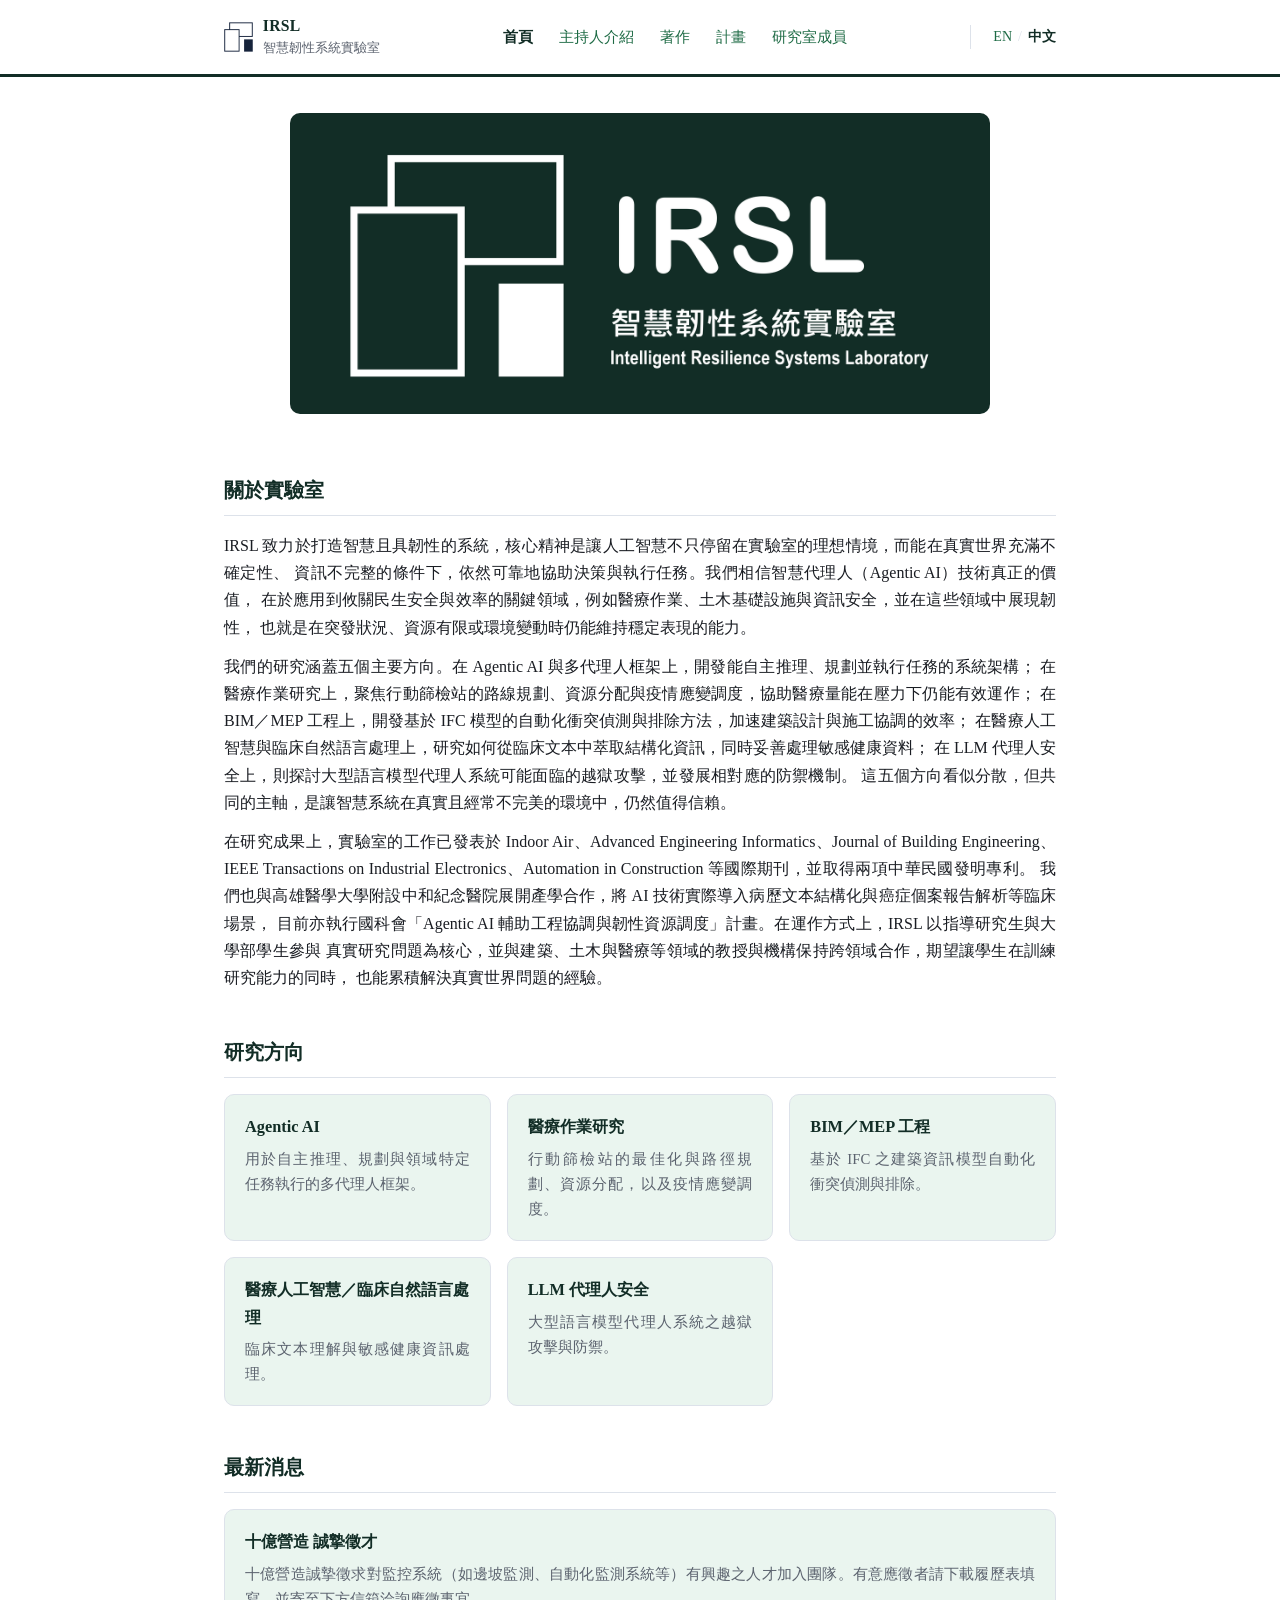
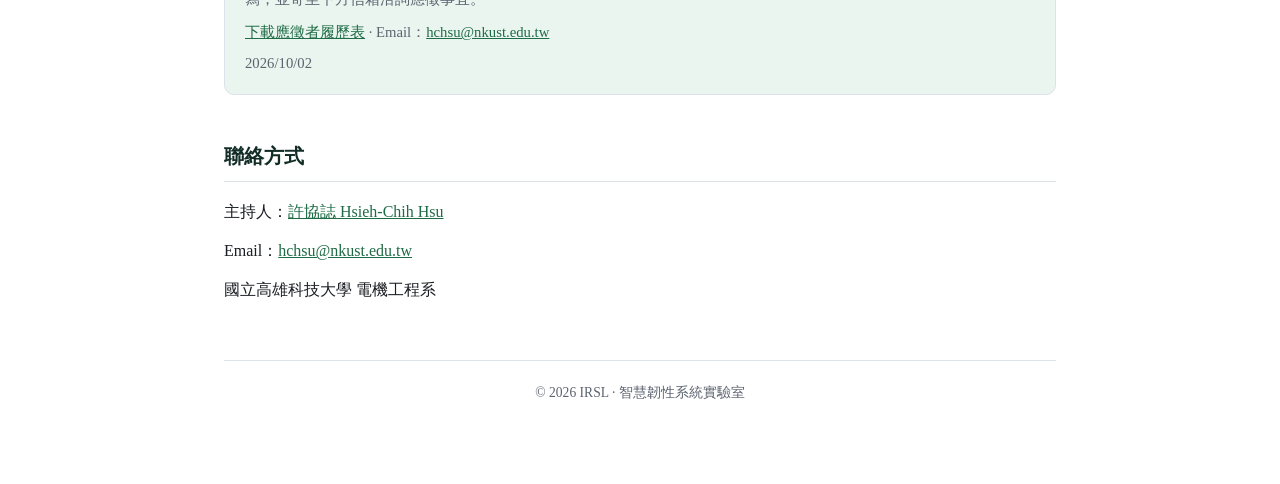
<file: tw-index.html>
<!DOCTYPE html>
<html lang="zh-Hant">
<head>
<meta charset="UTF-8">
<meta name="viewport" content="width=device-width, initial-scale=1.0">
<script>
  if (window.location.pathname !== '/') {
    history.replaceState(null, '', '/');
  }
</script>
<title>IRSL 智慧韌性系統實驗室</title>
<link rel="stylesheet" href="style.css">
<link rel="icon" type="image/png" href="favicon.png">
</head>
<body>

<div class="topnav">
  <div class="topnav-inner">
    <a class="brand" href="tw-index">
      <img src="logo-icon.png" alt="IRSL logo" height="30">
      <span class="brand-text">
        <span class="brand-en">IRSL</span><br>
        <span class="brand-zh">智慧韌性系統實驗室</span>
      </span>
    </a>
    <div class="nav-links">
      <a href="tw-index" class="active">首頁</a>
      <a href="tw-about">主持人介紹</a>
      <a href="tw-publications">著作</a>
      <a href="tw-projects">計畫</a>
      <a href="tw-members">研究室成員</a>
    </div>
    <div class="lang-switch">
      <a href="./">EN</a>
      <span class="sep">/</span>
      <span class="current">中文</span>
    </div>
  </div>
</div>

<div class="wrap">

  <div class="page-header">
    <img src="logo-lockup-box.png" alt="IRSL · 智慧韌性系統實驗室 Intelligent Resilience Systems Laboratory" style="display:block;width:100%;max-width:700px;height:auto;margin:0 auto 18px;border-radius:10px;">
    <h1 style="position:absolute;width:1px;height:1px;overflow:hidden;clip:rect(0,0,0,0);">智慧韌性系統實驗室 Intelligent Resilience Systems Laboratory</h1>
  </div>

  <section id="about-lab">
    <h2>關於實驗室</h2>
    <p>
      IRSL 致力於打造智慧且具韌性的系統，核心精神是讓人工智慧不只停留在實驗室的理想情境，而能在真實世界充滿不確定性、
      資訊不完整的條件下，依然可靠地協助決策與執行任務。我們相信智慧代理人（Agentic AI）技術真正的價值，
      在於應用到攸關民生安全與效率的關鍵領域，例如醫療作業、土木基礎設施與資訊安全，並在這些領域中展現韌性，
      也就是在突發狀況、資源有限或環境變動時仍能維持穩定表現的能力。
    </p>
    <p>
      我們的研究涵蓋五個主要方向。在 Agentic AI 與多代理人框架上，開發能自主推理、規劃並執行任務的系統架構；
      在醫療作業研究上，聚焦行動篩檢站的路線規劃、資源分配與疫情應變調度，協助醫療量能在壓力下仍能有效運作；
      在 BIM／MEP 工程上，開發基於 IFC 模型的自動化衝突偵測與排除方法，加速建築設計與施工協調的效率；
      在醫療人工智慧與臨床自然語言處理上，研究如何從臨床文本中萃取結構化資訊，同時妥善處理敏感健康資料；
      在 LLM 代理人安全上，則探討大型語言模型代理人系統可能面臨的越獄攻擊，並發展相對應的防禦機制。
      這五個方向看似分散，但共同的主軸，是讓智慧系統在真實且經常不完美的環境中，仍然值得信賴。
    </p>
    <p>
      在研究成果上，實驗室的工作已發表於 Indoor Air、Advanced Engineering Informatics、Journal of Building Engineering、
      IEEE Transactions on Industrial Electronics、Automation in Construction 等國際期刊，並取得兩項中華民國發明專利。
      我們也與高雄醫學大學附設中和紀念醫院展開產學合作，將 AI 技術實際導入病歷文本結構化與癌症個案報告解析等臨床場景，
      目前亦執行國科會「Agentic AI 輔助工程協調與韌性資源調度」計畫。在運作方式上，IRSL 以指導研究生與大學部學生參與
      真實研究問題為核心，並與建築、土木與醫療等領域的教授與機構保持跨領域合作，期望讓學生在訓練研究能力的同時，
      也能累積解決真實世界問題的經驗。
    </p>
  </section>

  <section id="focus">
    <h2>研究方向</h2>
    <div class="grid">
      <div class="card">
        <h3>Agentic AI</h3>
        <p>用於自主推理、規劃與領域特定任務執行的多代理人框架。</p>
      </div>
      <div class="card">
        <h3>醫療作業研究</h3>
        <p>行動篩檢站的最佳化與路徑規劃、資源分配，以及疫情應變調度。</p>
      </div>
      <div class="card">
        <h3>BIM／MEP 工程</h3>
        <p>基於 IFC 之建築資訊模型自動化衝突偵測與排除。</p>
      </div>
      <div class="card">
        <h3>醫療人工智慧／臨床自然語言處理</h3>
        <p>臨床文本理解與敏感健康資訊處理。</p>
      </div>
      <div class="card">
        <h3>LLM 代理人安全</h3>
        <p>大型語言模型代理人系統之越獄攻擊與防禦。</p>
      </div>
    </div>
  </section>

  <section id="news">
    <h2>最新消息</h2>
    <div class="card">
      <h3>十億營造 誠摯徵才</h3>
      <p>十億營造誠摯徵求對監控系統（如邊坡監測、自動化監測系統等）有興趣之人才加入團隊。有意應徵者請下載履歷表填寫，並寄至下方信箱洽詢應徵事宜。</p>
      <p style="margin-top:8px;"><a href="job-application-form.pdf" target="_blank" rel="noopener" style="color:var(--navy-600);">下載應徵者履歷表</a> · Email：<a href="mailto:hchsu@nkust.edu.tw" style="color:var(--navy-600);">hchsu@nkust.edu.tw</a></p>
      <p class="pub-meta" style="margin-top:6px;">2026/10/02</p>
    </div>
    <!-- TODO: 實驗室成立後可在此新增帶日期的消息項目 -->
  </section>

  <section id="contact">
    <h2>聯絡方式</h2>
    <p>主持人：<a href="tw-about" style="color:var(--navy-600);">許協誌 Hsieh-Chih Hsu</a></p>
    <p>Email：<a href="mailto:hchsu@nkust.edu.tw" style="color:var(--navy-600);">hchsu@nkust.edu.tw</a></p>
    <p>國立高雄科技大學 電機工程系</p>
  </section>

  <footer>
    &copy; <span id="year"></span> IRSL · 智慧韌性系統實驗室
  </footer>
</div>

<script>document.getElementById('year').textContent = new Date().getFullYear();</script>
</body>
</html>
</file>
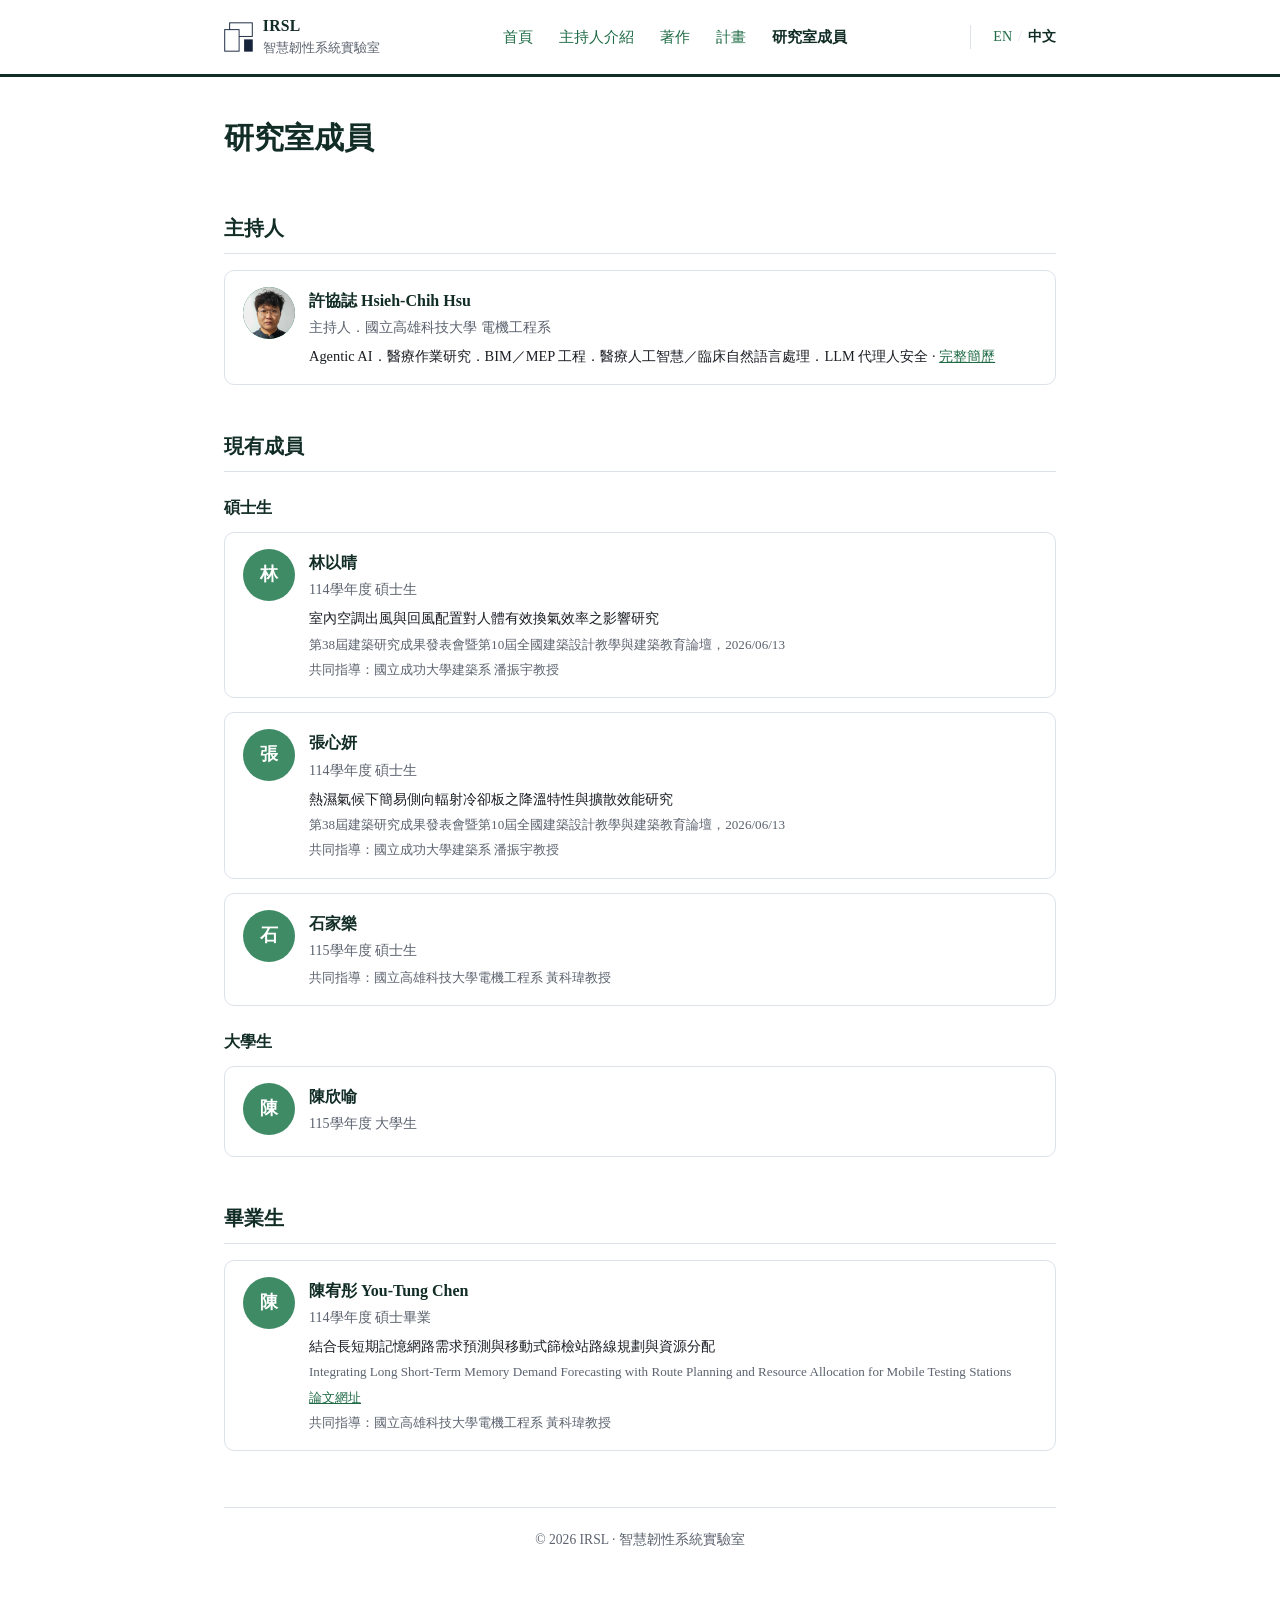
<file: tw-members.html>
<!DOCTYPE html>
<html lang="zh-Hant">
<head>
<meta charset="UTF-8">
<meta name="viewport" content="width=device-width, initial-scale=1.0">
<script>
  if (window.location.pathname !== '/') {
    history.replaceState(null, '', '/');
  }
</script>
<title>研究室成員 · IRSL</title>
<link rel="stylesheet" href="style.css">
<link rel="icon" type="image/png" href="favicon.png">
</head>
<body>

<div class="topnav">
  <div class="topnav-inner">
    <a class="brand" href="tw-index">
      <img src="logo-icon.png" alt="IRSL logo" height="30">
      <span class="brand-text">
        <span class="brand-en">IRSL</span><br>
        <span class="brand-zh">智慧韌性系統實驗室</span>
      </span>
    </a>
    <div class="nav-links">
      <a href="tw-index">首頁</a>
      <a href="tw-about">主持人介紹</a>
      <a href="tw-publications">著作</a>
      <a href="tw-projects">計畫</a>
      <a href="tw-members" class="active">研究室成員</a>
    </div>
    <div class="lang-switch">
      <a href="members">EN</a>
      <span class="sep">/</span>
      <span class="current">中文</span>
    </div>
  </div>
</div>

<div class="wrap">

  <div class="page-header">
    <h1>研究室成員</h1>
  </div>

  <section id="pi">
    <h2>主持人</h2>
    <div class="member-card">
      <div class="member-avatar"><img src="profile-photo.jpg" alt="許協誌 Hsieh-Chih Hsu"></div>
      <div class="member-info">
        <div class="member-name">許協誌 Hsieh-Chih Hsu</div>
        <div class="member-role">主持人．國立高雄科技大學 電機工程系</div>
        <div class="member-topic">
          Agentic AI．醫療作業研究．BIM／MEP 工程．醫療人工智慧／臨床自然語言處理．LLM 代理人安全
          · <a href="tw-about" style="color:var(--navy-600);">完整簡歷</a>
        </div>
      </div>
    </div>
  </section>

  <section id="current-members">
    <h2>現有成員</h2>

    <h3 class="subhead">碩士生</h3>
    <div class="member-list">
      <div class="member-card">
        <div class="member-avatar">林</div>
        <div class="member-info">
          <div class="member-name">林以晴</div>
          <div class="member-role">114學年度 碩士生</div>
          <div class="member-topic">室內空調出風與回風配置對人體有效換氣效率之影響研究</div>
          <div class="pub-meta">第38屆建築研究成果發表會暨第10屆全國建築設計教學與建築教育論壇，2026/06/13</div>
          <div class="pub-meta">共同指導：國立成功大學建築系 潘振宇教授</div>
        </div>
      </div>
      <div class="member-card">
        <div class="member-avatar">張</div>
        <div class="member-info">
          <div class="member-name">張心妍</div>
          <div class="member-role">114學年度 碩士生</div>
          <div class="member-topic">熱濕氣候下簡易側向輻射冷卻板之降溫特性與擴散效能研究</div>
          <div class="pub-meta">第38屆建築研究成果發表會暨第10屆全國建築設計教學與建築教育論壇，2026/06/13</div>
          <div class="pub-meta">共同指導：國立成功大學建築系 潘振宇教授</div>
        </div>
      </div>
      <div class="member-card">
        <div class="member-avatar">石</div>
        <div class="member-info">
          <div class="member-name">石家樂</div>
          <div class="member-role">115學年度 碩士生</div>
          <div class="pub-meta">共同指導：國立高雄科技大學電機工程系 黃科瑋教授</div>
        </div>
      </div>
    </div>

    <h3 class="subhead">大學生</h3>
    <div class="member-list">
      <div class="member-card">
        <div class="member-avatar">陳</div>
        <div class="member-info">
          <div class="member-name">陳欣喻</div>
          <div class="member-role">115學年度 大學生</div>
        </div>
      </div>
    </div>
  </section>

  <section id="alumni">
    <h2>畢業生</h2>
    <div class="member-list">
      <div class="member-card">
        <div class="member-avatar">陳</div>
        <div class="member-info">
          <div class="member-name">陳宥彤 You-Tung Chen</div>
          <div class="member-role">114學年度 碩士畢業</div>
          <div class="member-topic">結合長短期記憶網路需求預測與移動式篩檢站路線規劃與資源分配</div>
          <div class="pub-meta">Integrating Long Short-Term Memory Demand Forecasting with Route Planning and Resource Allocation for Mobile Testing Stations</div>
          <div class="pub-meta"><a href="https://hdl.handle.net/11296/5me7uc" target="_blank" rel="noopener" style="color:var(--navy-600);">論文網址</a></div>
          <div class="pub-meta">共同指導：國立高雄科技大學電機工程系 黃科瑋教授</div>
        </div>
      </div>
    </div>
  </section>

  <footer>
    &copy; <span id="year"></span> IRSL · 智慧韌性系統實驗室
  </footer>
</div>

<script>document.getElementById('year').textContent = new Date().getFullYear();</script>
</body>
</html>
</file>
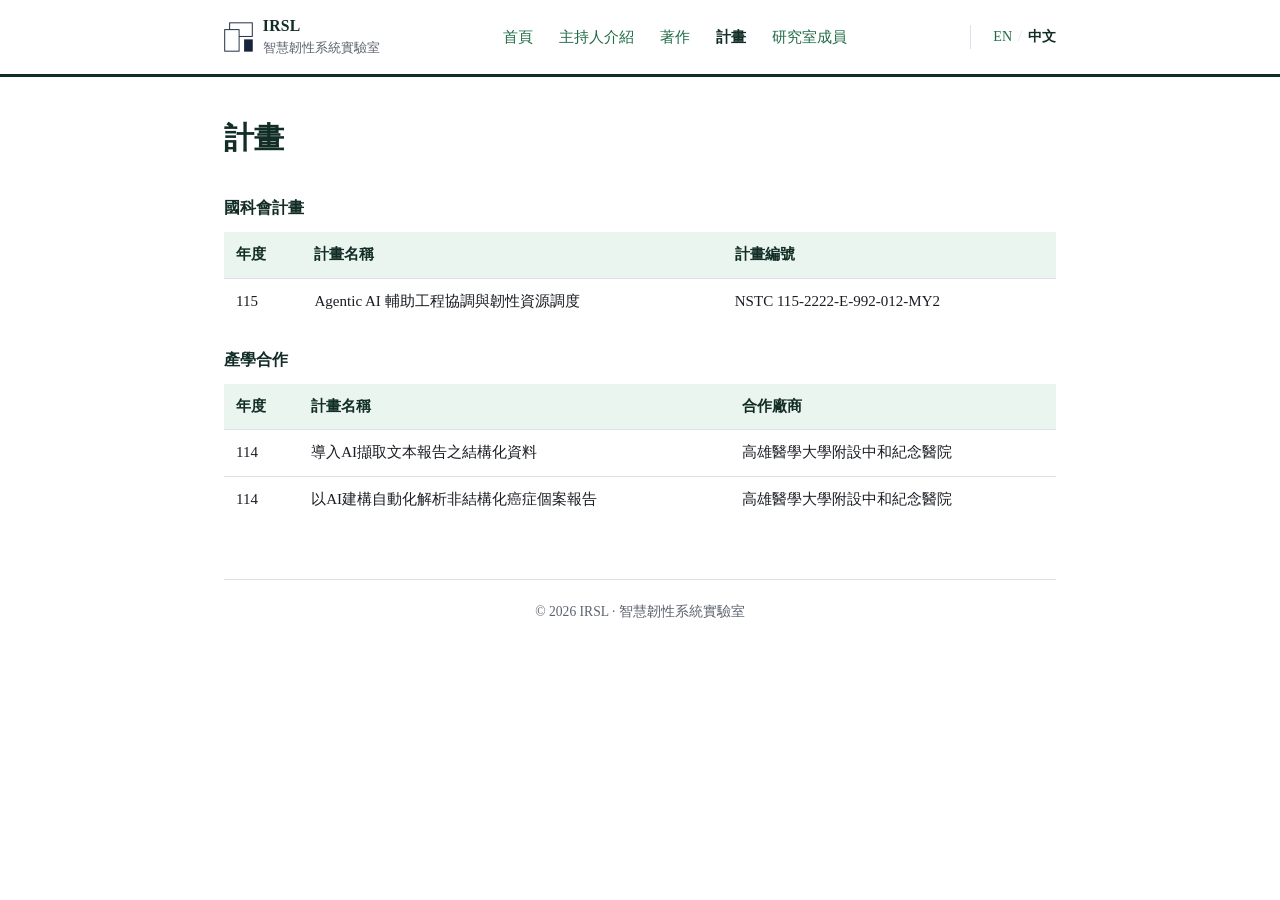
<file: tw-projects.html>
<!DOCTYPE html>
<html lang="zh-Hant">
<head>
<meta charset="UTF-8">
<meta name="viewport" content="width=device-width, initial-scale=1.0">
<script>
  if (window.location.pathname !== '/') {
    history.replaceState(null, '', '/');
  }
</script>
<title>計畫 · IRSL</title>
<link rel="stylesheet" href="style.css">
<link rel="icon" type="image/png" href="favicon.png">
</head>
<body>

<div class="topnav">
  <div class="topnav-inner">
    <a class="brand" href="tw-index">
      <img src="logo-icon.png" alt="IRSL logo" height="30">
      <span class="brand-text">
        <span class="brand-en">IRSL</span><br>
        <span class="brand-zh">智慧韌性系統實驗室</span>
      </span>
    </a>
    <div class="nav-links">
      <a href="tw-index">首頁</a>
      <a href="tw-about">主持人介紹</a>
      <a href="tw-publications">著作</a>
      <a href="tw-projects" class="active">計畫</a>
      <a href="tw-members">研究室成員</a>
    </div>
    <div class="lang-switch">
      <a href="projects">EN</a>
      <span class="sep">/</span>
      <span class="current">中文</span>
    </div>
  </div>
</div>

<div class="wrap">

  <div class="page-header">
    <h1>計畫</h1>
  </div>

  <section id="projects">
    <h3 class="subhead">國科會計畫</h3>
    <table>
      <thead><tr><th>年度</th><th>計畫名稱</th><th>計畫編號</th></tr></thead>
      <tbody>
        <tr>
          <td>115</td>
          <td>Agentic AI 輔助工程協調與韌性資源調度</td>
          <td>NSTC 115-2222-E-992-012-MY2</td>
        </tr>
      </tbody>
    </table>

    <h3 class="subhead">產學合作</h3>
    <table>
      <thead><tr><th>年度</th><th>計畫名稱</th><th>合作廠商</th></tr></thead>
      <tbody>
        <tr>
          <td>114</td>
          <td>導入AI擷取文本報告之結構化資料</td>
          <td>高雄醫學大學附設中和紀念醫院</td>
        </tr>
        <tr>
          <td>114</td>
          <td>以AI建構自動化解析非結構化癌症個案報告</td>
          <td>高雄醫學大學附設中和紀念醫院</td>
        </tr>
      </tbody>
    </table>
  </section>

  <footer>
    &copy; <span id="year"></span> IRSL · 智慧韌性系統實驗室
  </footer>
</div>

<script>document.getElementById('year').textContent = new Date().getFullYear();</script>
</body>
</html>
</file>
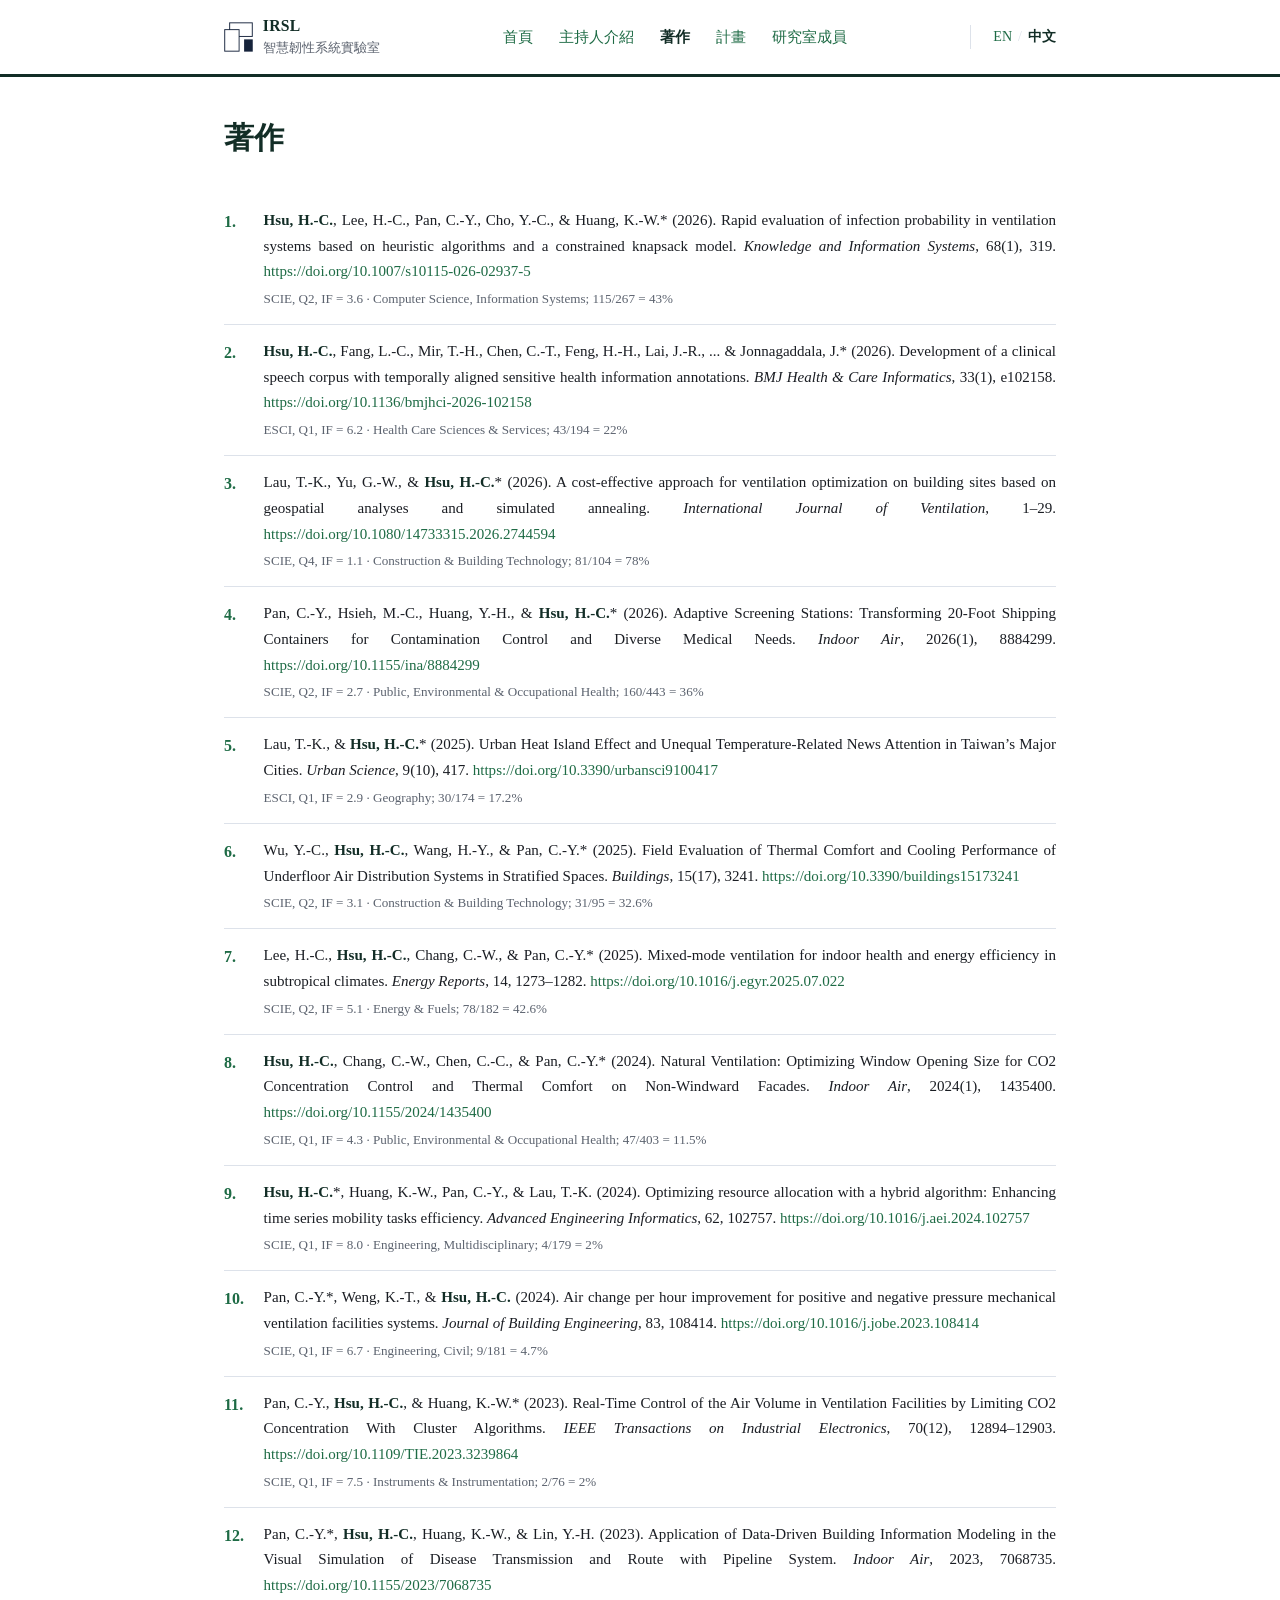
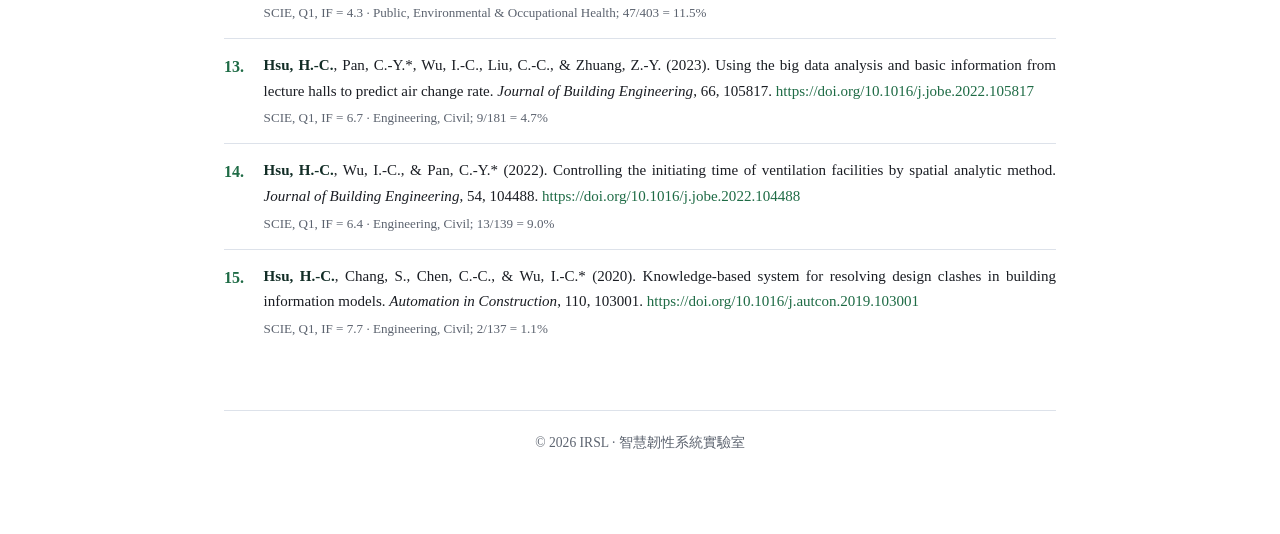
<file: tw-publications.html>
<!DOCTYPE html>
<html lang="zh-Hant">
<head>
<meta charset="UTF-8">
<meta name="viewport" content="width=device-width, initial-scale=1.0">
<script>
  if (window.location.pathname !== '/') {
    history.replaceState(null, '', '/');
  }
</script>
<title>著作 · IRSL</title>
<link rel="stylesheet" href="style.css">
<link rel="icon" type="image/png" href="favicon.png">
</head>
<body>

<div class="topnav">
  <div class="topnav-inner">
    <a class="brand" href="tw-index">
      <img src="logo-icon.png" alt="IRSL logo" height="30">
      <span class="brand-text">
        <span class="brand-en">IRSL</span><br>
        <span class="brand-zh">智慧韌性系統實驗室</span>
      </span>
    </a>
    <div class="nav-links">
      <a href="tw-index">首頁</a>
      <a href="tw-about">主持人介紹</a>
      <a href="tw-publications" class="active">著作</a>
      <a href="tw-projects">計畫</a>
      <a href="tw-members">研究室成員</a>
    </div>
    <div class="lang-switch">
      <a href="publications">EN</a>
      <span class="sep">/</span>
      <span class="current">中文</span>
    </div>
  </div>
</div>

<div class="wrap">

  <div class="page-header">
    <h1>著作</h1>
  </div>

  <section id="publications">
    <ol class="pub-list">
      <li class="pub-item">
        <div class="pub-body">
          <p class="pub-cite">
            <span class="pub-authors"><strong>Hsu, H.-C.</strong>, Lee, H.-C., Pan, C.-Y., Cho, Y.-C., &amp; Huang, K.-W.*</span> (2026). Rapid evaluation of infection probability in ventilation systems based on heuristic algorithms and a constrained knapsack model.
            <span class="pub-venue">Knowledge and Information Systems</span>, 68(1), 319.
            <a href="https://doi.org/10.1007/s10115-026-02937-5" target="_blank" rel="noopener">https://doi.org/10.1007/s10115-026-02937-5</a>
          </p>
          <div class="pub-meta">SCIE, Q2, IF = 3.6 · Computer Science, Information Systems; 115/267 = 43%</div>
        </div>
      </li>
      <li class="pub-item">
        <div class="pub-body">
          <p class="pub-cite">
            <span class="pub-authors"><strong>Hsu, H.-C.</strong>, Fang, L.-C., Mir, T.-H., Chen, C.-T., Feng, H.-H., Lai, J.-R., ... &amp; Jonnagaddala, J.*</span> (2026). Development of a clinical speech corpus with temporally aligned sensitive health information annotations.
            <span class="pub-venue">BMJ Health &amp; Care Informatics</span>, 33(1), e102158.
            <a href="https://doi.org/10.1136/bmjhci-2026-102158" target="_blank" rel="noopener">https://doi.org/10.1136/bmjhci-2026-102158</a>
          </p>
          <div class="pub-meta">ESCI, Q1, IF = 6.2 · Health Care Sciences &amp; Services; 43/194 = 22%</div>
        </div>
      </li>
      <li class="pub-item">
        <div class="pub-body">
          <p class="pub-cite">
            <span class="pub-authors">Lau, T.-K., Yu, G.-W., &amp; <strong>Hsu, H.-C.</strong>*</span> (2026). A cost-effective approach for ventilation optimization on building sites based on geospatial analyses and simulated annealing.
            <span class="pub-venue">International Journal of Ventilation</span>, 1&ndash;29.
            <a href="https://doi.org/10.1080/14733315.2026.2744594" target="_blank" rel="noopener">https://doi.org/10.1080/14733315.2026.2744594</a>
          </p>
          <div class="pub-meta">SCIE, Q4, IF = 1.1 · Construction &amp; Building Technology; 81/104 = 78%</div>
        </div>
      </li>
      <li class="pub-item">
        <div class="pub-body">
          <p class="pub-cite">
            <span class="pub-authors">Pan, C.-Y., Hsieh, M.-C., Huang, Y.-H., &amp; <strong>Hsu, H.-C.</strong>*</span> (2026). Adaptive Screening Stations: Transforming 20-Foot Shipping Containers for Contamination Control and Diverse Medical Needs.
            <span class="pub-venue">Indoor Air</span>, 2026(1), 8884299.
            <a href="https://doi.org/10.1155/ina/8884299" target="_blank" rel="noopener">https://doi.org/10.1155/ina/8884299</a>
          </p>
          <div class="pub-meta">SCIE, Q2, IF = 2.7 · Public, Environmental &amp; Occupational Health; 160/443 = 36%</div>
        </div>
      </li>
      <li class="pub-item">
        <div class="pub-body">
          <p class="pub-cite">
            <span class="pub-authors">Lau, T.-K., &amp; <strong>Hsu, H.-C.</strong>*</span> (2025). Urban Heat Island Effect and Unequal Temperature-Related News Attention in Taiwan&rsquo;s Major Cities.
            <span class="pub-venue">Urban Science</span>, 9(10), 417.
            <a href="https://doi.org/10.3390/urbansci9100417" target="_blank" rel="noopener">https://doi.org/10.3390/urbansci9100417</a>
          </p>
          <div class="pub-meta">ESCI, Q1, IF = 2.9 · Geography; 30/174 = 17.2%</div>
        </div>
      </li>
      <li class="pub-item">
        <div class="pub-body">
          <p class="pub-cite">
            <span class="pub-authors">Wu, Y.-C., <strong>Hsu, H.-C.</strong>, Wang, H.-Y., &amp; Pan, C.-Y.*</span> (2025). Field Evaluation of Thermal Comfort and Cooling Performance of Underfloor Air Distribution Systems in Stratified Spaces.
            <span class="pub-venue">Buildings</span>, 15(17), 3241.
            <a href="https://doi.org/10.3390/buildings15173241" target="_blank" rel="noopener">https://doi.org/10.3390/buildings15173241</a>
          </p>
          <div class="pub-meta">SCIE, Q2, IF = 3.1 · Construction &amp; Building Technology; 31/95 = 32.6%</div>
        </div>
      </li>
      <li class="pub-item">
        <div class="pub-body">
          <p class="pub-cite">
            <span class="pub-authors">Lee, H.-C., <strong>Hsu, H.-C.</strong>, Chang, C.-W., &amp; Pan, C.-Y.*</span> (2025). Mixed-mode ventilation for indoor health and energy efficiency in subtropical climates.
            <span class="pub-venue">Energy Reports</span>, 14, 1273&ndash;1282.
            <a href="https://doi.org/10.1016/j.egyr.2025.07.022" target="_blank" rel="noopener">https://doi.org/10.1016/j.egyr.2025.07.022</a>
          </p>
          <div class="pub-meta">SCIE, Q2, IF = 5.1 · Energy &amp; Fuels; 78/182 = 42.6%</div>
        </div>
      </li>
      <li class="pub-item">
        <div class="pub-body">
          <p class="pub-cite">
            <span class="pub-authors"><strong>Hsu, H.-C.</strong>, Chang, C.-W., Chen, C.-C., &amp; Pan, C.-Y.*</span> (2024). Natural Ventilation: Optimizing Window Opening Size for CO2 Concentration Control and Thermal Comfort on Non-Windward Facades.
            <span class="pub-venue">Indoor Air</span>, 2024(1), 1435400.
            <a href="https://doi.org/10.1155/2024/1435400" target="_blank" rel="noopener">https://doi.org/10.1155/2024/1435400</a>
          </p>
          <div class="pub-meta">SCIE, Q1, IF = 4.3 · Public, Environmental &amp; Occupational Health; 47/403 = 11.5%</div>
        </div>
      </li>
      <li class="pub-item">
        <div class="pub-body">
          <p class="pub-cite">
            <span class="pub-authors"><strong>Hsu, H.-C.</strong>*, Huang, K.-W., Pan, C.-Y., &amp; Lau, T.-K.</span> (2024). Optimizing resource allocation with a hybrid algorithm: Enhancing time series mobility tasks efficiency.
            <span class="pub-venue">Advanced Engineering Informatics</span>, 62, 102757.
            <a href="https://doi.org/10.1016/j.aei.2024.102757" target="_blank" rel="noopener">https://doi.org/10.1016/j.aei.2024.102757</a>
          </p>
          <div class="pub-meta">SCIE, Q1, IF = 8.0 · Engineering, Multidisciplinary; 4/179 = 2%</div>
        </div>
      </li>
      <li class="pub-item">
        <div class="pub-body">
          <p class="pub-cite">
            <span class="pub-authors">Pan, C.-Y.*, Weng, K.-T., &amp; <strong>Hsu, H.-C.</strong></span> (2024). Air change per hour improvement for positive and negative pressure mechanical ventilation facilities systems.
            <span class="pub-venue">Journal of Building Engineering</span>, 83, 108414.
            <a href="https://doi.org/10.1016/j.jobe.2023.108414" target="_blank" rel="noopener">https://doi.org/10.1016/j.jobe.2023.108414</a>
          </p>
          <div class="pub-meta">SCIE, Q1, IF = 6.7 · Engineering, Civil; 9/181 = 4.7%</div>
        </div>
      </li>
      <li class="pub-item">
        <div class="pub-body">
          <p class="pub-cite">
            <span class="pub-authors">Pan, C.-Y., <strong>Hsu, H.-C.</strong>, &amp; Huang, K.-W.*</span> (2023). Real-Time Control of the Air Volume in Ventilation Facilities by Limiting CO2 Concentration With Cluster Algorithms.
            <span class="pub-venue">IEEE Transactions on Industrial Electronics</span>, 70(12), 12894&ndash;12903.
            <a href="https://doi.org/10.1109/TIE.2023.3239864" target="_blank" rel="noopener">https://doi.org/10.1109/TIE.2023.3239864</a>
          </p>
          <div class="pub-meta">SCIE, Q1, IF = 7.5 · Instruments &amp; Instrumentation; 2/76 = 2%</div>
        </div>
      </li>
      <li class="pub-item">
        <div class="pub-body">
          <p class="pub-cite">
            <span class="pub-authors">Pan, C.-Y.*, <strong>Hsu, H.-C.</strong>, Huang, K.-W., &amp; Lin, Y.-H.</span> (2023). Application of Data-Driven Building Information Modeling in the Visual Simulation of Disease Transmission and Route with Pipeline System.
            <span class="pub-venue">Indoor Air</span>, 2023, 7068735.
            <a href="https://doi.org/10.1155/2023/7068735" target="_blank" rel="noopener">https://doi.org/10.1155/2023/7068735</a>
          </p>
          <div class="pub-meta">SCIE, Q1, IF = 4.3 · Public, Environmental &amp; Occupational Health; 47/403 = 11.5%</div>
        </div>
      </li>
      <li class="pub-item">
        <div class="pub-body">
          <p class="pub-cite">
            <span class="pub-authors"><strong>Hsu, H.-C.</strong>, Pan, C.-Y.*, Wu, I.-C., Liu, C.-C., &amp; Zhuang, Z.-Y.</span> (2023). Using the big data analysis and basic information from lecture halls to predict air change rate.
            <span class="pub-venue">Journal of Building Engineering</span>, 66, 105817.
            <a href="https://doi.org/10.1016/j.jobe.2022.105817" target="_blank" rel="noopener">https://doi.org/10.1016/j.jobe.2022.105817</a>
          </p>
          <div class="pub-meta">SCIE, Q1, IF = 6.7 · Engineering, Civil; 9/181 = 4.7%</div>
        </div>
      </li>
      <li class="pub-item">
        <div class="pub-body">
          <p class="pub-cite">
            <span class="pub-authors"><strong>Hsu, H.-C.</strong>, Wu, I.-C., &amp; Pan, C.-Y.*</span> (2022). Controlling the initiating time of ventilation facilities by spatial analytic method.
            <span class="pub-venue">Journal of Building Engineering</span>, 54, 104488.
            <a href="https://doi.org/10.1016/j.jobe.2022.104488" target="_blank" rel="noopener">https://doi.org/10.1016/j.jobe.2022.104488</a>
          </p>
          <div class="pub-meta">SCIE, Q1, IF = 6.4 · Engineering, Civil; 13/139 = 9.0%</div>
        </div>
      </li>
      <li class="pub-item">
        <div class="pub-body">
          <p class="pub-cite">
            <span class="pub-authors"><strong>Hsu, H.-C.</strong>, Chang, S., Chen, C.-C., &amp; Wu, I.-C.*</span> (2020). Knowledge-based system for resolving design clashes in building information models.
            <span class="pub-venue">Automation in Construction</span>, 110, 103001.
            <a href="https://doi.org/10.1016/j.autcon.2019.103001" target="_blank" rel="noopener">https://doi.org/10.1016/j.autcon.2019.103001</a>
          </p>
          <div class="pub-meta">SCIE, Q1, IF = 7.7 · Engineering, Civil; 2/137 = 1.1%</div>
        </div>
      </li>
    </ol>
  </section>

  <footer>
    &copy; <span id="year"></span> IRSL · 智慧韌性系統實驗室
  </footer>
</div>

<script>document.getElementById('year').textContent = new Date().getFullYear();</script>
</body>
</html>
</file>
<file: style.css>
:root{
  --navy-900:#122D26;
  --navy-600:#1E6B45;
  --navy-300:#3E8B66;
  --navy-100:#EAF5EF;
  --text:#1a1d23;
  --muted:#5c636f;
  --border:#dde2ea;
  --bg:#ffffff;
}
*{box-sizing:border-box;}
body{
  margin:0;
  font-family:Georgia,"Noto Serif TC","PMingLiU",serif;
  background:var(--bg);
  color:var(--text);
  line-height:1.7;
  font-size:16px;
}
.wrap{max-width:880px;margin:0 auto;padding:0 24px 80px;}

/* Top nav */
.topnav{
  border-bottom:3px solid var(--navy-900);
  background:var(--bg);
}
.topnav-inner{
  max-width:880px;
  margin:0 auto;
  padding:16px 24px;
  display:flex;
  align-items:center;
  justify-content:space-between;
  flex-wrap:wrap;
  gap:12px;
}
.brand{
  display:flex;
  align-items:center;
  gap:10px;
  text-decoration:none;
  color:var(--navy-900);
}
.brand svg{flex-shrink:0;}
.brand-text{line-height:1.3;}
.brand-en{font-weight:700;font-size:0.98rem;letter-spacing:0.3px;}
.brand-zh{font-size:0.8rem;color:var(--muted);}
.nav-links a{
  color:var(--navy-600);
  text-decoration:none;
  margin-left:22px;
  font-size:0.95rem;
}
.nav-links a:hover{text-decoration:underline;}
.nav-links a.active{color:var(--navy-900);font-weight:700;}

.lang-switch{
  display:flex;
  align-items:center;
  gap:6px;
  margin-left:22px;
  padding-left:22px;
  border-left:1px solid var(--border);
  font-size:0.88rem;
}
.lang-switch a{color:var(--navy-600);text-decoration:none;}
.lang-switch a:hover{text-decoration:underline;}
.lang-switch span.current{color:var(--navy-900);font-weight:700;}
.lang-switch .sep{color:var(--border);}

/* Page header (inside wrap) */
.page-header{padding:36px 0 24px;}
.page-header h1{margin:0 0 6px;font-size:1.9rem;color:var(--navy-900);}
.page-header .subtitle{color:var(--muted);font-size:1.05rem;}

/* Profile header with photo */
.profile-flex{display:flex;gap:24px;align-items:center;flex-wrap:wrap;}
.profile-photo{
  width:120px;
  height:120px;
  border-radius:50%;
  object-fit:cover;
  border:3px solid var(--navy-100);
  flex-shrink:0;
}
.profile-text{flex:1;min-width:240px;}

/* ORCID / Scholar id links */
.id-links{display:flex;flex-wrap:wrap;gap:18px;margin-top:12px;}
.id-link{
  display:inline-flex;
  align-items:center;
  gap:6px;
  color:var(--navy-600);
  text-decoration:none;
  font-size:0.92rem;
}
.id-link:hover{text-decoration:underline;}
.id-link svg{flex-shrink:0;}

/* Subsection headings inside a section */
h3.subhead{
  font-size:1.02rem;
  color:var(--navy-900);
  margin:22px 0 10px;
}
h3.subhead:first-child{margin-top:0;}

/* Patents */
ul.patent-list{margin:0;padding-left:20px;}
ul.patent-list li{margin-bottom:10px;}
ul.patent-list .patent-no{color:var(--muted);font-size:0.88rem;}

/* Sections */
section{margin-bottom:44px;}
h2{
  font-size:1.25rem;
  color:var(--navy-900);
  border-bottom:1px solid var(--border);
  padding-bottom:8px;
  margin-bottom:16px;
}
p{margin:0 0 12px;text-align:justify;text-justify:inter-word;}

/* Cards */
.grid{
  display:grid;
  grid-template-columns:repeat(auto-fit,minmax(220px,1fr));
  gap:16px;
}
.card{
  background:var(--navy-100);
  border:1px solid var(--border);
  border-radius:10px;
  padding:18px 20px;
}
.card h3{margin:0 0 6px;font-size:1.02rem;color:var(--navy-900);}
.card p{margin:0;color:var(--muted);font-size:0.92rem;}

/* Research list */
ul.research-list{margin:0;padding-left:20px;}
ul.research-list li{margin-bottom:6px;}

/* Tables */
table{width:100%;border-collapse:collapse;font-size:0.94rem;}
th,td{
  text-align:left;
  padding:10px 12px;
  border-bottom:1px solid var(--border);
  vertical-align:top;
}
th{color:var(--navy-900);font-weight:700;background:var(--navy-100);}
tr:last-child td{border-bottom:none;}
.placeholder-row td{color:var(--muted);font-style:italic;}

/* Publications */
ol.pub-list{list-style:none;margin:0;padding:0;counter-reset:pub;}
.pub-item{
  counter-increment:pub;
  display:flex;
  gap:14px;
  padding:14px 0;
  border-bottom:1px solid var(--border);
}
.pub-item:last-child{border-bottom:none;}
.pub-item::before{
  content:counter(pub) ".";
  color:var(--navy-600);
  font-weight:700;
  flex-shrink:0;
  width:1.6em;
}
.pub-body{font-size:0.94rem;}
.pub-cite{margin:0;}
.pub-cite .pub-authors{color:var(--text);}
.pub-cite .pub-authors strong{color:var(--navy-900);}
.pub-cite .pub-venue{font-style:italic;}
.pub-cite a{color:var(--navy-600);text-decoration:none;}
.pub-cite a:hover{text-decoration:underline;}
.pub-meta{color:var(--muted);font-size:0.82rem;margin-top:3px;}

/* Member cards */
.member-card{
  display:flex;
  gap:14px;
  align-items:flex-start;
  background:var(--bg);
  border:1px solid var(--border);
  border-radius:10px;
  padding:16px 18px;
}
.member-avatar{
  width:52px;height:52px;border-radius:50%;
  background:var(--navy-300);
  flex-shrink:0;
  display:flex;align-items:center;justify-content:center;
  color:#fff;font-weight:700;font-size:1.1rem;
  overflow:hidden;
}
.member-avatar img{
  width:100%;height:100%;
  object-fit:cover;
  border-radius:50%;
}
.member-info .member-name{font-weight:700;color:var(--navy-900);}
.member-info .member-role{color:var(--muted);font-size:0.88rem;margin:2px 0 4px;}
.member-info .member-topic{font-size:0.9rem;}
.member-list{display:flex;flex-direction:column;gap:14px;}

footer{
  margin-top:56px;
  padding-top:20px;
  border-top:1px solid var(--border);
  color:var(--muted);
  font-size:0.85rem;
  text-align:center;
}
</file>
